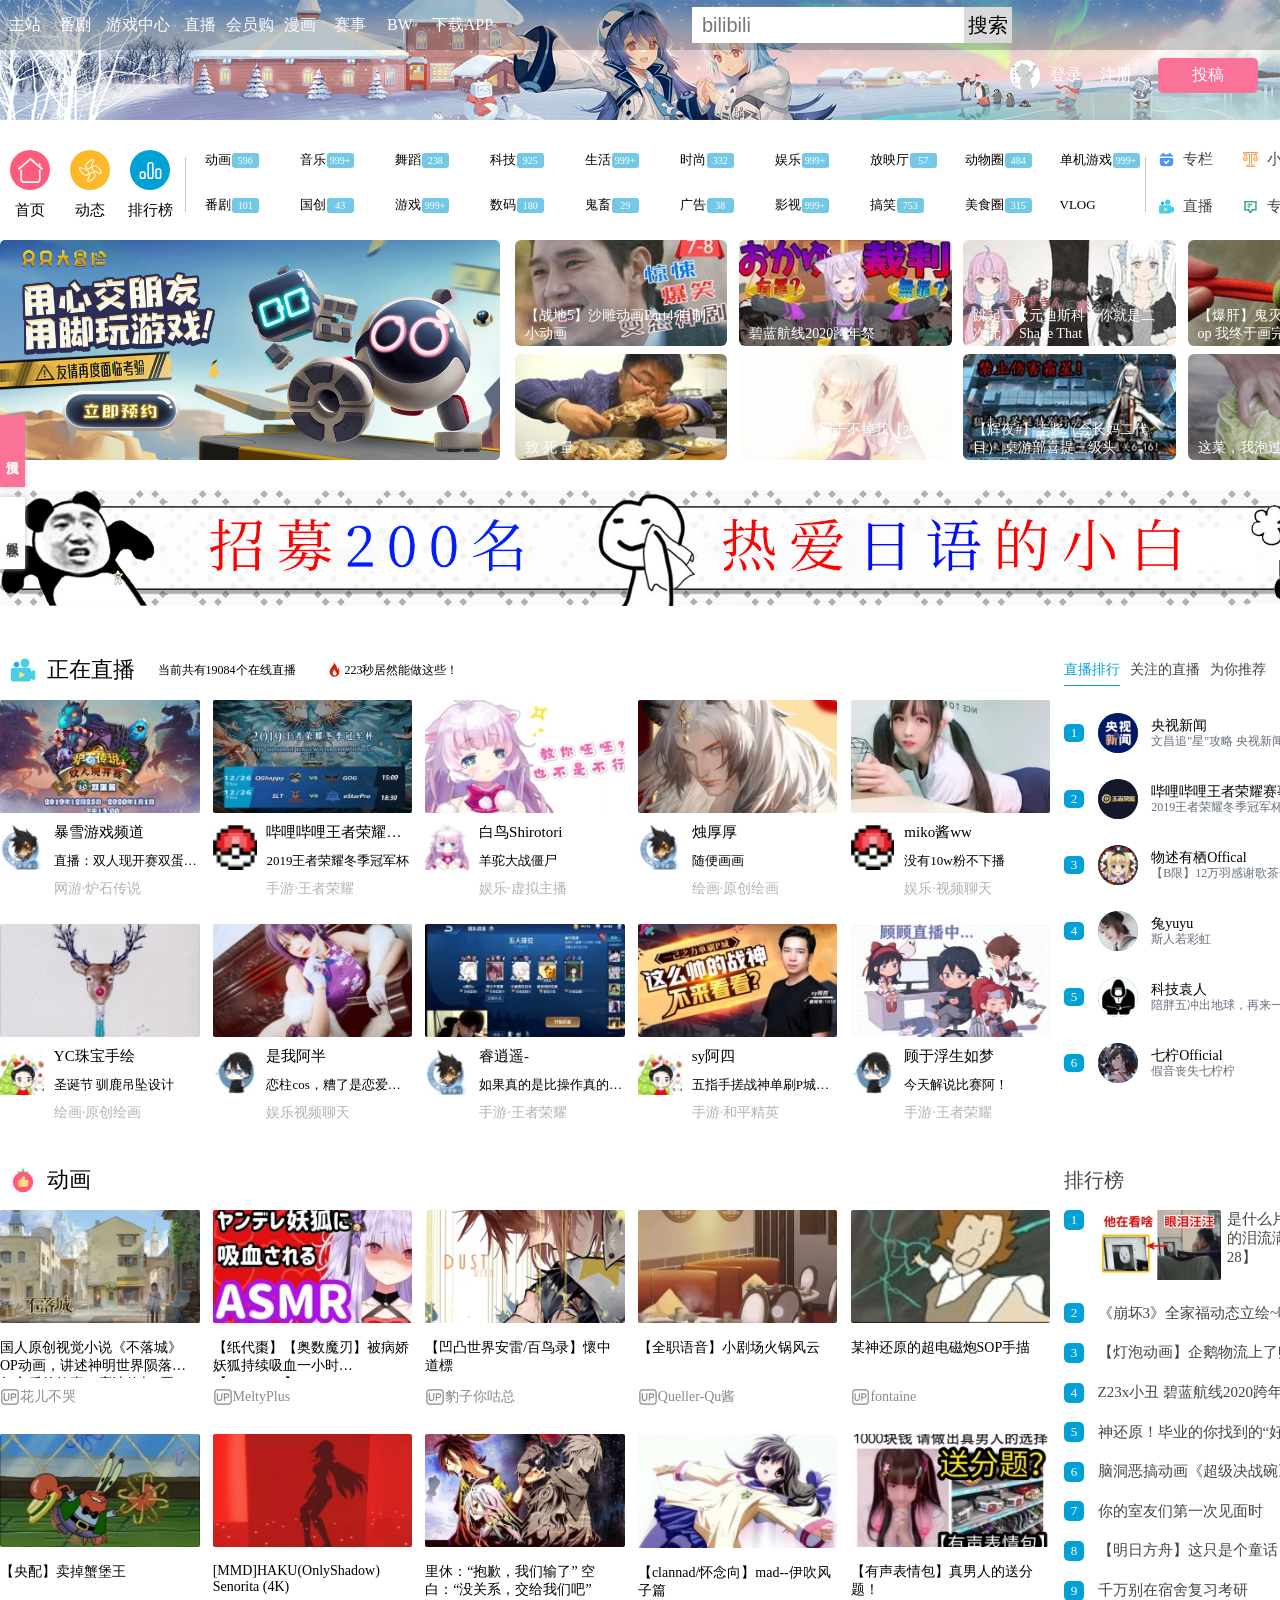
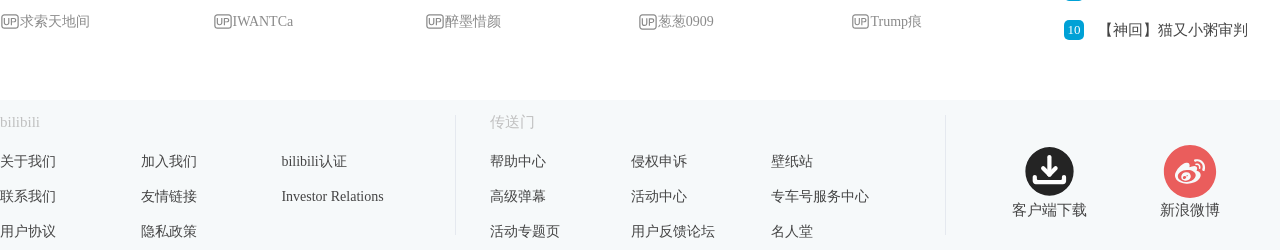
<file: index.html>
<!DOCTYPE html>
<html>

	<head>
		<meta charset="utf-8">
		<title>欢迎来到哔哩哔哩</title>
		<link rel="stylesheet" type="text/css" href="css/index.css" />
		<link rel="stylesheet" type="text/css" href="css/backtotop.css" />
	</head>

	<body>
		<div id="header">
			<div id="top">
				<ul>
					<li><a href="#">主站</a></li>
					<li><a href="#">番剧</a></li>
					<li><a href="#">游戏中心</a></li>
					<li><a href="#">直播</a></li>
					<li><a href="#">会员购</a></li>
					<li><a href="#">漫画</a></li>
					<li><a href="#">赛事</a></li>
					<li><a href="#">BW</a></li>
					<li><a href="#">下载APP</a></li>
				</ul>

				<div id="search">
					<form action="index.html" method="get">
						<input type="search" placeholder="bilibili"><button type="button">搜索</button>
					</form>
				</div>

				<div id="user">
					<span class="user_img"><a href="#"><img src="./image/头像.jpg"></a></span>
					<span><a href="#">登录</a></span>
					<span><a href="#">注册</a></span>
					<button type="submit">投稿</button>
				</div>
			</div>
			<img src="image/img.png" id="top-image">
		</div>
		<div id="nav">
			<div class="nav1">
				<a href="#">
					<div>
						<span class="shouye">首页</span>
					</div>
				</a>
				<a href="#">
					<div>
						<span class="dongtai">动态</span>
					</div>
				</a>
				<a href="#">
					<div>
						<span class="paihangbang">排行榜</span>
					</div>
				</a>
			</div>
			<div class="line"></div>
			<div class="nav2">
				<ul class="nav-center">

					<a href="#">
						<li>动画<span>596</span></li>
					</a>
					<a href="#">
						<li>音乐<span>999+</span></li>
					</a>
					<a href="#">
						<li>舞蹈<span>238</span></li>
					</a>
					<a href="#">
						<li>科技<span>925</span></li>
					</a>
					<a href="#">
						<li>生活<span>999+</span></li>
					</a>
					<a href="#">
						<li>时尚<span>332</span></li>
					</a>
					<a href="#">
						<li>娱乐<span>999+</span></li>
					</a>
					<a href="#">
						<li>放映厅<span>57</span></li>
					</a>
					<a href="#">
						<li>动物圈<span>484</span></li>
					</a>
					<a href="#">
						<li>单机游戏<span>999+</span></li>
					</a>
					<a href="#">
						<li>番剧<span>101</span></li>
					</a>
					<a href="module2.html">
						<li>国创<span>43</span></li>
					</a>
					<a href="#">
						<li>游戏<span>999+</span></li>
					</a>
					<a href="#">
						<li>数码<span>180</span></li>
					</a>
					<a href="#">
						<li>鬼畜<span>29</span></li>
					</a>
					<a href="#">
						<li>广告<span>38</span></li>
					</a>
					<a href="#">
						<li>影视<span>999+</span></li>
					</a>
					<a href="#">
						<li>搞笑<span>753</span></li>
					</a>
					<a href="#">
						<li>美食圈<span>315</span></li>
					</a>
					<a href="#">
						<li>VLOG<span></span></li>
					</a>
				</ul>
			</div>
			<div class="line"></div>
			<div class="nav3">
				<ul>
					<li><a href="module1.html"><span class="zhuanlan">专栏</span></a></li>
					<li><a href="#"><span class="xiaoheiwu">小黑屋</span></a></li>
					<li><a href="#"><span class="huodong">活动</span></a></li>
					<li><a href="#"><span class="zhibo">直播</span></a></li>
					<li><a href="#"><span class="zhuanti">专题</span></a></li>
					<li><a href="#"><span class="saishi">赛事</span></a></li>
				</ul>
			</div>
		</div>
		<div id="adv">
			<div id="lunbo">
				<ul id="banner">
					<li class="lunbo">
						<span>1</span>
						<img src="image/lunbo1.jpg">
					</li>
					<li class="lunbo">
						<span>2</span>
						<img src="image/lunbo2.jpg">
					</li>
					<li class="lunbo">
						<span>3</span>
						<img src="image/lunbo3.jpg">
					</li>
					<li class="lunbo">
						<span>4</span>
						<img src="image/lunbo4.jpg">
					</li>
					<li class="lunbo">
						<span>5</span>
						<img src="image/lunbo5.jpg">
					</li>
				</ul>
			</div>
			<div id="guanggao">
				<div class="smalladv1"><a href="">
						<div class="moveup">
							<div>【战地5】沙雕动画Part4-自制小动画</div>
							<div><span class="uplogo">如风一般飘过</span><span>35.3万播放</span></div>
						</div>
					</a>
				</div>
				<div class="smalladv2"><a href="">
						<div class="moveup">
							<div>碧蓝航线2020跨年祭</div>
							<div><span class="uplogo">言力华</span><span>24.7万播放</span></div>
						</div>
					</a>
				</div>
				<div class="smalladv3"><a href="">
						<div class="moveup">
							<div>跳起二次元迪斯科，你就是二次元！&nbsp;Shake That！</div>
							<div><span class="uplogo">SoulsTeam</span><span>21.6万播放</span></div>
						</div>
					</a>
				</div>
				<div class="smalladv4"><a href="">
						<div class="moveup">
							<div>【爆肝】鬼灭之刃&nbsp;铅笔手绘op&nbsp;我终于画完了！</div>
							<div><span class="uplogo">扯尾鸦</span><span>15.6万播放</span></div>
						</div>
					</a>
				</div>
				<div class="smalladv5"><a href="">
						<div class="moveup">
							<div>致&nbsp;死&nbsp;量</div>
							<div><span class="uplogo">海系魔法师</span><span>105.4万</span></div>
						</div>
					</a>
				</div>
				<div class="smalladv6"><a href="">
						<div class="moveup">
							<div>都说了他这回干不掉我【水无月菌】</div>
							<div><span class="uplogo">水无月菌</span><span>53.6万播放</span></div>
						</div>
					</a>
				</div>
				<div class="smalladv7"><a href="">
						<div class="moveup">
							<div>【辉夜#】圭酱（会长妈二代目）|桌游部喜提三级头</div>
							<div><span class="uplogo">快乐的小波子</span><span>1.7万播放</span></div>
						</div>
					</a>
				</div>
				<div class="smalladv8"><a href="">
						<div class="moveup">
							<div>这菜，我泡过！</div>
							<div><span class="uplogo">巫托邦</span>
								<span>23.7万播放</span>
							</div>
						</div>
					</a>
				</div>
			</div>
		</div>
		<div id="zhaomu">
			<a href="#"><img src="image/招募.jpg"></a>
		</div>
		<div class="bili-live">
			<div class="onlive">
				<div id="onlive-logo">
					<div>正在直播</div>
					<div>当前共有19084个在线直播</div>
					<div>223秒居然能做这些！</div>
				</div>
				<div class="video">
					<div>
						<a href="content1.html">
							<img src="./image/暴雪游戏频道.webp">
							<div class="biibiliuser">
								<p class="p1">暴雪游戏频道</p>
								<p class="p2">直播：双人现开赛双蛋篇-C组</p>
								<p class="p3">网游·炉石传说</p>
							</div>
						</a>
					</div>
					<div><a href="#"><img src="./image/王者荣耀赛事.webp">
							<div class="biibiliuser">
								<p class="p1">哔哩哔哩王者荣耀赛事</p>
								<p class="p2">2019王者荣耀冬季冠军杯</p>
								<p class="p3">手游·王者荣耀</p>
							</div>
						</a>
					</div>
					<div><a href="#"><img src="./image/白鸟.webp">
							<div class="biibiliuser">
								<p class="p1">白鸟Shirotori</p>
								<p class="p2">羊驼大战僵尸</p>
								<p class="p3">娱乐·虚拟主播</p>
							</div>
						</a>
					</div>
					<div><a href="#"><img src="./image/烛厚厚.webp">
							<div class="biibiliuser">
								<p class="p1">烛厚厚</p>
								<p class="p2">随便画画</p>
								<p class="p3">绘画·原创绘画</p>
							</div>
						</a>
					</div>
					<div><a href="#"><img src="./image/miko酱.webp">
							<div class="biibiliuser">
								<p class="p1">miko酱ww</p>
								<p class="p2">没有10w粉不下播</p>
								<p class="p3">娱乐·视频聊天</p>
							</div>
						</a>
					</div>
					<div><a href="#"><img src="./image/YC宝珠.webp">
							<div class="biibiliuser">
								<p class="p1">YC珠宝手绘</p>
								<p class="p2">圣诞节 驯鹿吊坠设计</p>
								<p class="p3">绘画·原创绘画</p>
							</div>
						</a>
					</div>
					<div><a href="#"><img src="./image/是我阿半.webp">
							<div class="biibiliuser">
								<p class="p1">是我阿半</p>
								<p class="p2">恋柱cos，糟了是恋爱的感觉</p>
								<p class="p3">娱乐视频聊天</p>
							</div>
						</a>
					</div>
					<div><a href="#"><img src="./image/睿逍遥.webp">
							<div class="biibiliuser">
								<p class="p1">睿逍遥-</p>
								<p class="p2">如果真的是比操作真的强你好几倍</p>
								<p class="p3">手游·王者荣耀</p>
							</div>
						</a>
					</div>
					<div><a href="#"><img src="./image/sy阿四.webp">
							<div class="biibiliuser">
								<p class="p1">sy阿四</p>
								<p class="p2">五指手搓战神单刷P城，不出城就女装</p>
								<p class="p3">手游·和平精英</p>
							</div>
						</a>
					</div>
					<div><a href="#"><img src="./image/顾宇浮生如梦.webp">
							<div class="biibiliuser">
								<p class="p1">顾于浮生如梦</p>
								<p class="p2">今天解说比赛阿！</p>
								<p class="p3">手游·王者荣耀</p>
							</div>
						</a>
					</div>
				</div>
			</div>
			<div class="live-rank">
				<div class="live-rank-top" id="live-on-live">
					<div class="live-rank-top-1">直播排行</div>
					<div class="live-rank-top-1">关注的直播</div>
					<div class="live-rank-top-1">为你推荐</div>
				</div>
				<div class="live-rank-bottom" id="tab-live-on-live">
					<div class="live-rank1">
						<a href="#">
							<div>1</div>
							<div><img src="image/rank1.webp"></div>
							<div>
								<p>央视新闻</p>
								<p>文昌追"星"攻略&nbsp;央视新闻陪你看</p>
							</div>
							<div>285.4万</div>
						</a>
						<a href="#">
							<div>2</div>
							<div><img src="image/rank2.webp"></div>
							<div>
								<p>哔哩哔哩王者荣耀赛事</p>
								<p>2019王者荣耀冬季冠军杯</p>
							</div>
							<div>69.2万</div>
						</a>
						<a href="#">
							<div>3</div>
							<div><img src="image/rank3.webp"></div>
							<div>
								<p>物述有栖Offical</p>
								<p>【B限】12万羽感谢歌茶会</p>
							</div>
							<div>48.9万</div>
						</a>
						<a href="#">
							<div>4</div>
							<div><img src="image/rank4.webp"></div>
							<div>
								<p>兔yuyu</p>
								<p>斯人若彩虹</p>
							</div>
							<div>38.9万</div>
						</a>
						<a href="#">
							<div>5</div>
							<div><img src="image/rank5.webp"></div>
							<div>
								<p>科技袁人</p>
								<p>陪胖五冲出地球，再来一次！</p>
							</div>
							<div>36.7万</div>
						</a>
						<a href="#">
							<div>6</div>
							<div><img src="image/rank6.webp"></div>
							<div>
								<p>七柠Official</p>
								<p>假音丧失七柠柠</p>
							</div>
							<div>35.3万</div>
						</a>
					</div>
					<div class="live-rank1">
						<div>没有数据(-_-#)</div>
					</div>
					<div class="live-rank1">
						<div>你还没登录，请登录</div>
					</div>
				</div>
			</div>
		</div>
		<div class="bili-live">
			<div class="onlive">
				<div id="animation-logo">
					<div>动画</div>
				</div>
				<div class="video">
					<div><a href="#"><img src="./image/animation1.webp"></a>
						<a href="#"><p class="div-p1">国人原创视觉小说《不落城》OP动画，讲述神明世界陨落千年之后的故事，魔法使与"恶魔"的斗争</p></a>
						<a href="#"><p class="div-p2">花儿不哭</p></a>
					</div>
					<div><a href="#"><img src="./image/animation2.webp"></a>
						<a href="#"><p class="div-p1">【纸代棗】【奥数魔刃】被病娇妖狐持续吸血一小时【MeltyPlus】</p></a>
						<a href="#"><p class="div-p2">MeltyPlus</p></a>
					</div>
					<div><a href="#"><img src="./image/animation3.webp"></a>
						<a href="#"><p class="div-p1">【凹凸世界安雷/百鸟录】懷中道標</p></a>
						<a href="#"><p class="div-p2">豹子你咕总</p></a>
					</div>
					<div><a href="#"><img src="./image/animation4.webp"></a>
						<a href="#"><p class="div-p1">【全职语音】小剧场火锅风云</p></a>
						<a href="#"><p class="div-p2">Queller-Qu酱</p></a>
					</div>
					<div><a href="#"><img src="./image/animation5.webp"></a>
						<a href="#"><p class="div-p1">某神还原的超电磁炮SOP手描</p></a>
						<a href="#"><p class="div-p2">fontaine</p></a>
					</div>
					<div><a href="#"><img src="./image/animation6.webp"></a>
						<a href="#"><p class="div-p1">【央配】卖掉蟹堡王</p></a>
						<a href="#"><p class="div-p2">求索天地间</p></a>
					</div>
					<div><a href="#"><img src="./image/animation7.webp"></a>
						<a href="#"><p class="div-p1">[MMD]HAKU(OnlyShadow) Senorita (4K)</p></a>
						<a href="#"><p class="div-p2">IWANTCa</p></a>
					</div>
					<div><a href="#"><img src="./image/animation8.webp"></a>
						<a href="#"><p class="div-p1">里休：“抱歉，我们输了” 空白：“没关系，交给我们吧”</p></a>
						<a href="#"><p class="div-p2">醉墨惜颜</p></a>
					</div>
					<div><a href="#"><img src="./image/animation9.webp"></a>
						<a href="#"><p class="div-p1">【clannad/怀念向】mad--伊吹风子篇</p></a>
						<a href="#"><p class="div-p2">葱葱0909</p></a>
					</div>
					<div><a href="#"><img src="./image/animation10.webp"></a>
						<a href="#"><p class="div-p1">【有声表情包】真男人的送分题！</p></a>
						<a href="#"><p class="div-p2">Trump痕</p></a>
					</div>
				</div>
			</div>
			<div class="live-rank">
				<div class="live-rank-top">
					<p>排行榜</p>
				</div>
				<div class="live-rank-bottom">
					<div class="rank-list"><span>1</span><span><a href="#"><img src="image/ranktop.webp">是什么片让图书馆大爷看的泪流满面【阅片无数28】</a></span>
					</div>
					<div class="rank-list"><span>2</span><span><a href="#">《崩坏3》全家福动态立绘~哎？舰长你也出镜啦？大家看镜头！三二一 茄子~</a></span></div>
					<div class="rank-list"><span>3</span><span><a href="#">【灯泡动画】企鹅物流上了贼船！她们能否脱身？</a></span></div>
					<div class="rank-list"><span>4</span><span><a href="#">Z23x小丑 碧蓝航线2020跨年巨作</a></span></div>
					<div class="rank-list"><span>5</span><span><a href="#">神还原！毕业的你找到的“好工作”</a></span></div>
					<div class="rank-list"><span>6</span><span><a href="#">脑洞恶搞动画《超级决战碗》一秒一个电影梗，与终极反派的终极对决！</a></span></div>
					<div class="rank-list"><span>7</span><span><a href="#">你的室友们第一次见面时</a></span></div>
					<div class="rank-list"><span>8</span><span><a href="#">【明日方舟】这只是个童话</a></span></div>
					<div class="rank-list"><span>9</span><span><a href="#">千万别在宿舍复习考研</a></span></div>
					<div class="rank-list"><span>10</span><span><a href="#">【神回】猫又小粥审判</a></span></div>
				</div>
			</div>
		</div>
		<div id="footer">
			<div id="footer-container">
				<div class="list-item">
					<div class="about">
						bilibili
					</div>
					<div class="after-about">
						<ul>
							<a href="#">
								<ol>关于我们</ol>
							</a>
							<a href="#">
								<ol>联系我们</ol>
							</a>
							<a href="#">
								<ol>用户协议</ol>
							</a>
						</ul>
						<ul>
							<a href="#">
								<ol>加入我们</ol>
							</a>
							<a href="#">
								<ol>友情链接</ol>
							</a>
							<a href="#">
								<ol>隐私政策</ol>
							</a>
						</ul>
						<ul>
							<a href="#">
								<ol>bilibili认证</ol>
							</a>
							<a href="#">
								<ol>Investor Relations</ol>
							</a>
						</ul>
					</div>
				</div>
				<div class="line-1"></div>
				<div class="list-item">
					<div class="about">
						传送门
					</div>
					<div class="after-about">
						<ul>
							<a href="#">
								<ol>帮助中心</ol>
							</a>
							<a href="#">
								<ol>高级弹幕</ol>
							</a>
							<a href="#">
								<ol>活动专题页</ol>
							</a>
						</ul>
						<ul>
							<a href="#">
								<ol>侵权申诉</ol>
							</a>
							<a href="#">
								<ol>活动中心</ol>
							</a>
							<a href="#">
								<ol>用户反馈论坛</ol>
							</a>
						</ul>
						<ul>
							<a href="#">
								<ol>壁纸站</ol>
							</a>
							<a href="#">
								<ol>专车号服务中心</ol>
							</a>
							<a href="#">
								<ol>名人堂</ol>
							</a>
						</ul>
					</div>
				</div>
				<div class="line-1"></div>
				<div class="list-item">
					<div class="about">
					</div>
					<div class="after-about">
						<a href="#">
							<div><img src="./image/下载.svg"><span>客户端下载</span></div>
						</a>
						<a href="#">
							<div><img src="image/微博.svg"><span>新浪微博</span></div>
						</a>
						<a href="#">
							<div><img src="image/微信.svg"><span>官方微信</span></div>
						</a>
					</div>
				</div>
			</div>
		</div>
		<div id="backtotop">
			<a href="javascript:;">
				<img src="content_image/返回顶部.svg">
			</a>
		</div>
		<div id="feedback">
			<a href=""><div>试用反馈</div></a>
			<a href=""><div>联系客服</div></a>
		</div>
		<script src="js/backtotop.js" type="text/javascript" charset="utf-8"></script>
		<script src="js/lunbo.js" type="text/javascript" charset="utf-8"></script>
		<script src="js/tab.js" type="text/javascript" charset="utf-8"></script>
	</body>

</html>
</file>
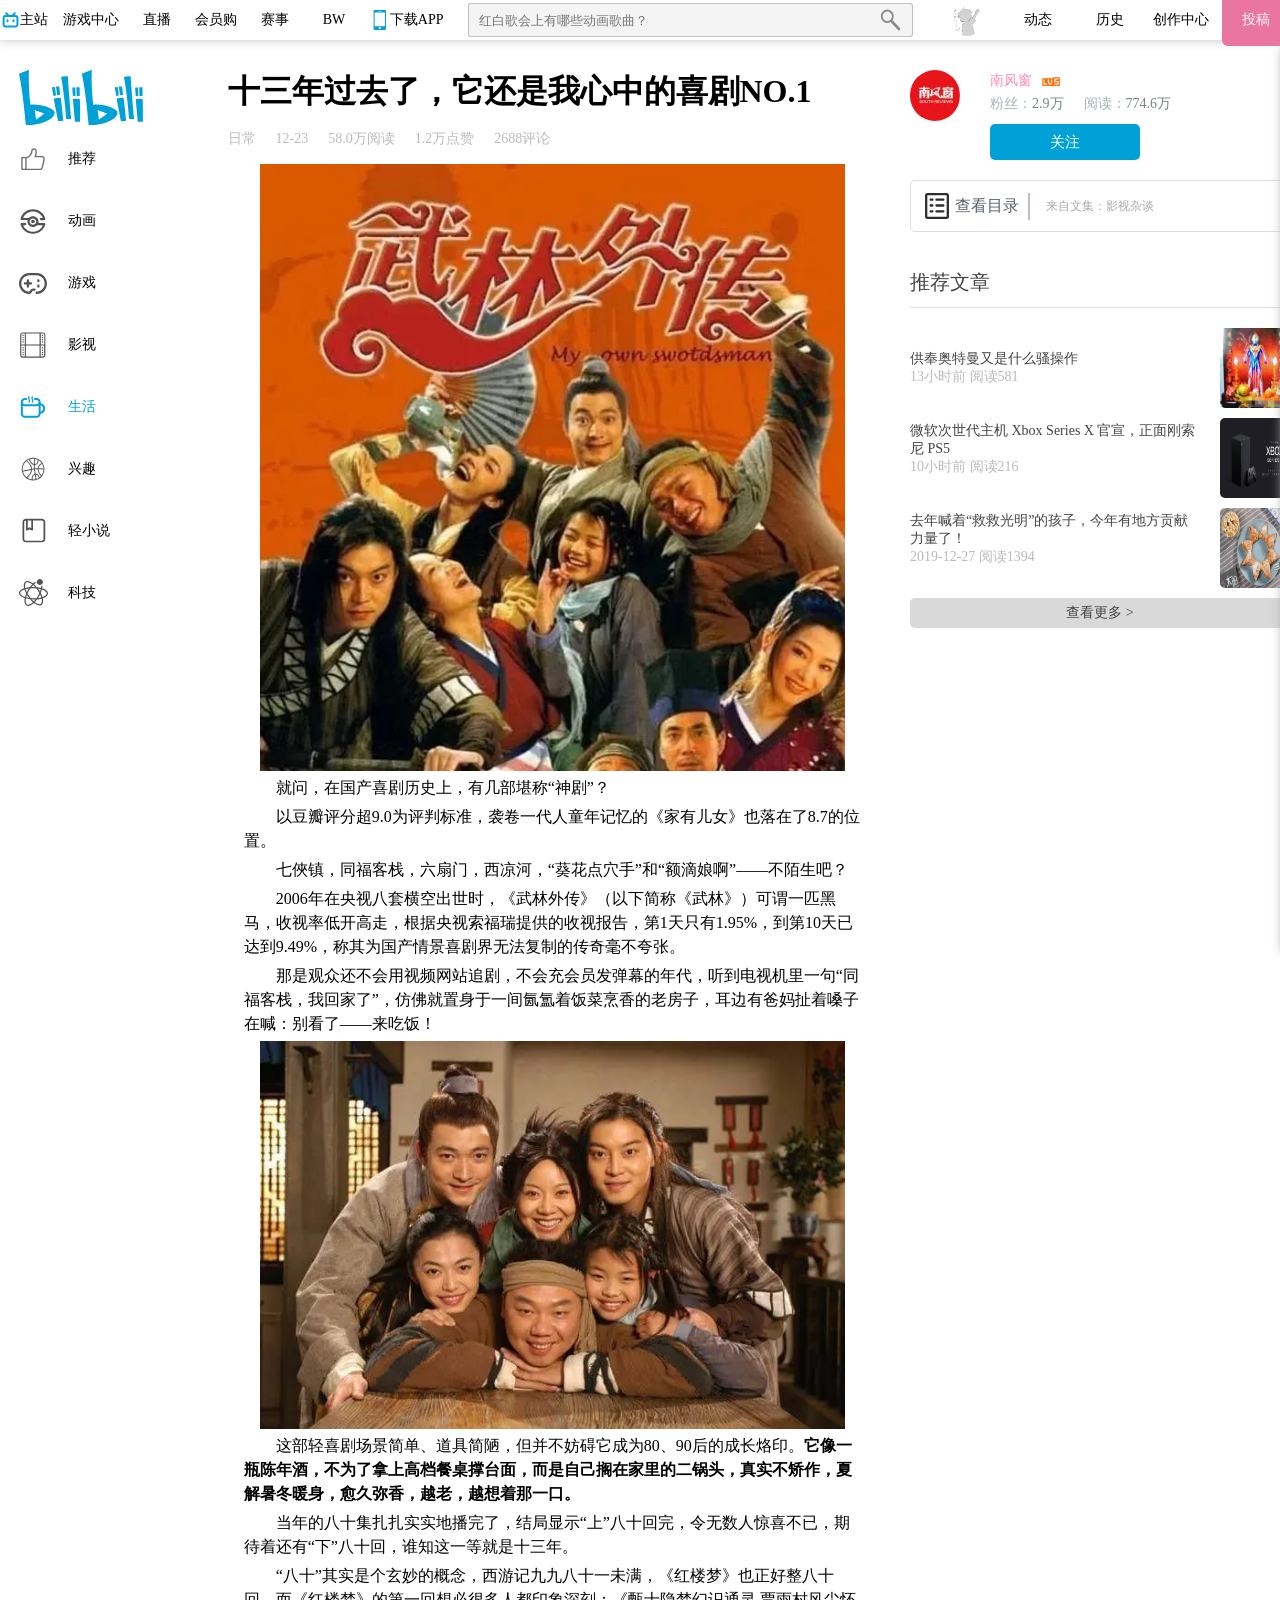
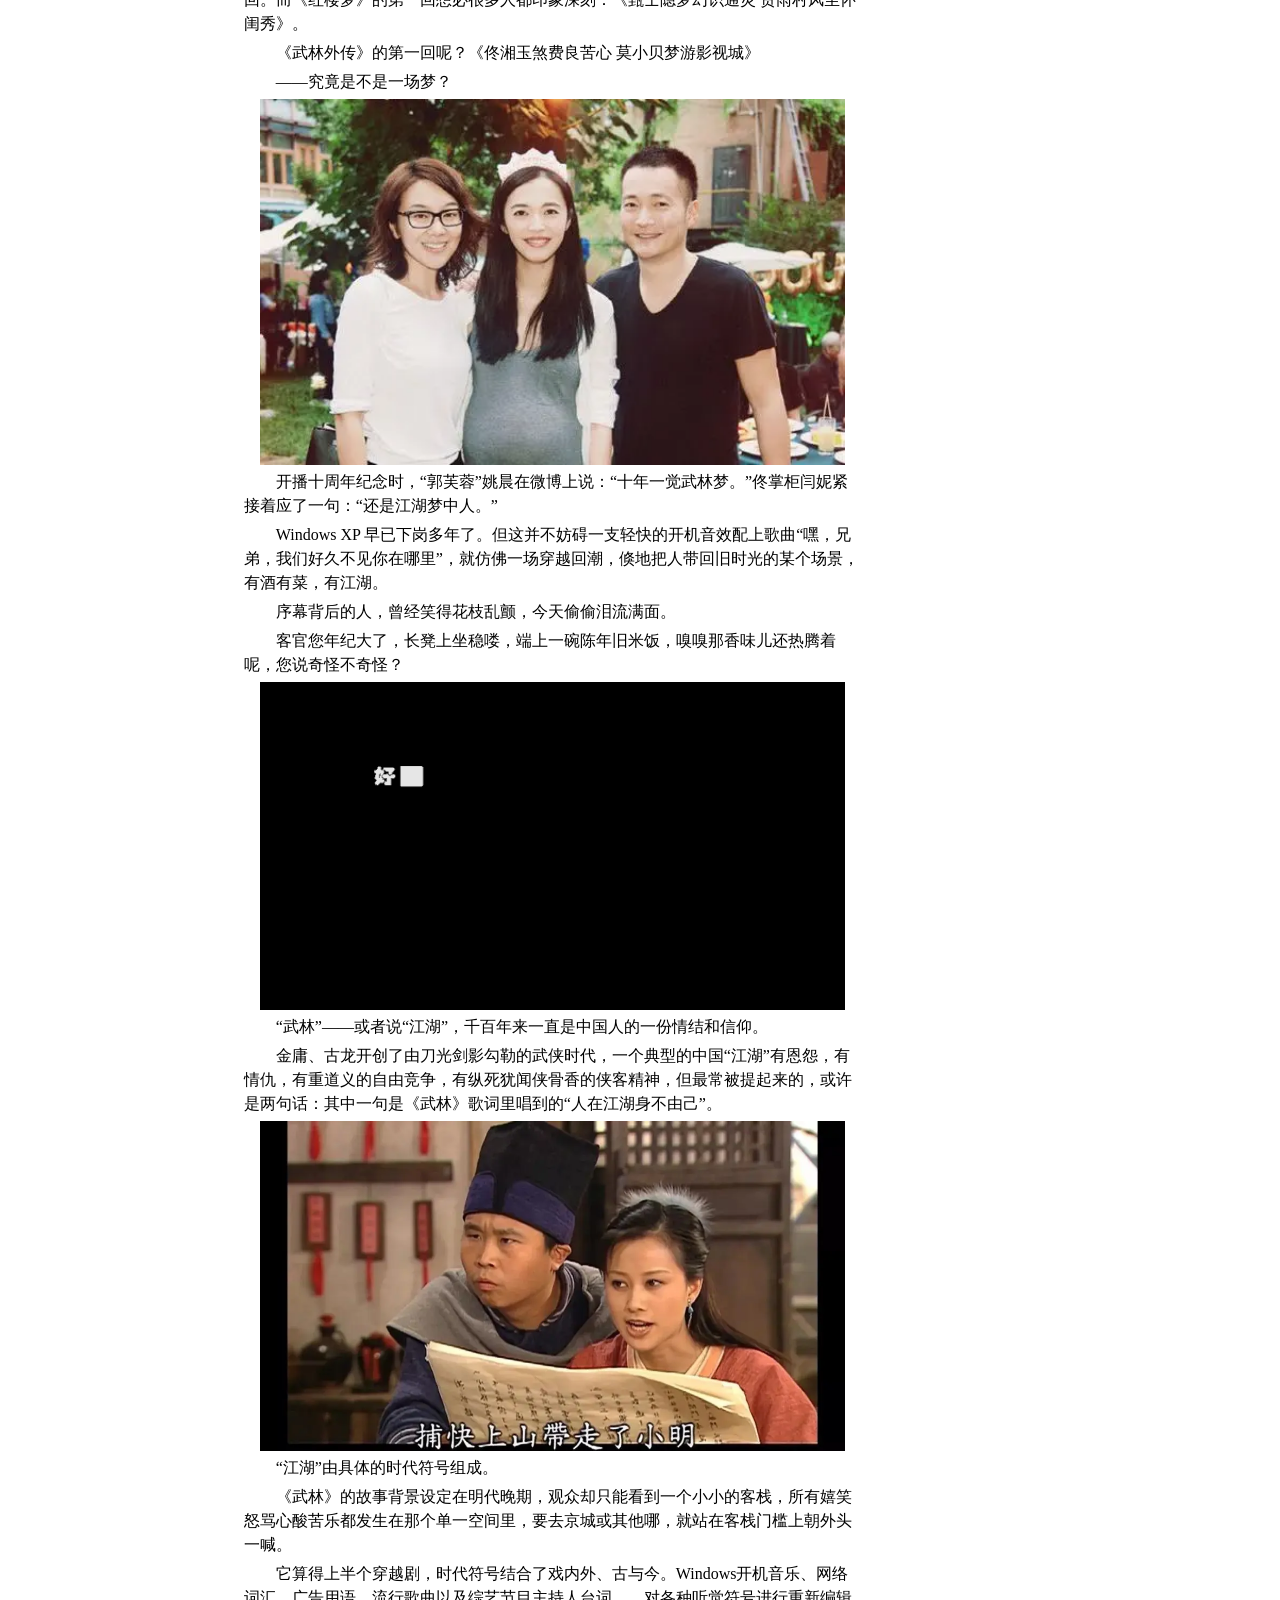
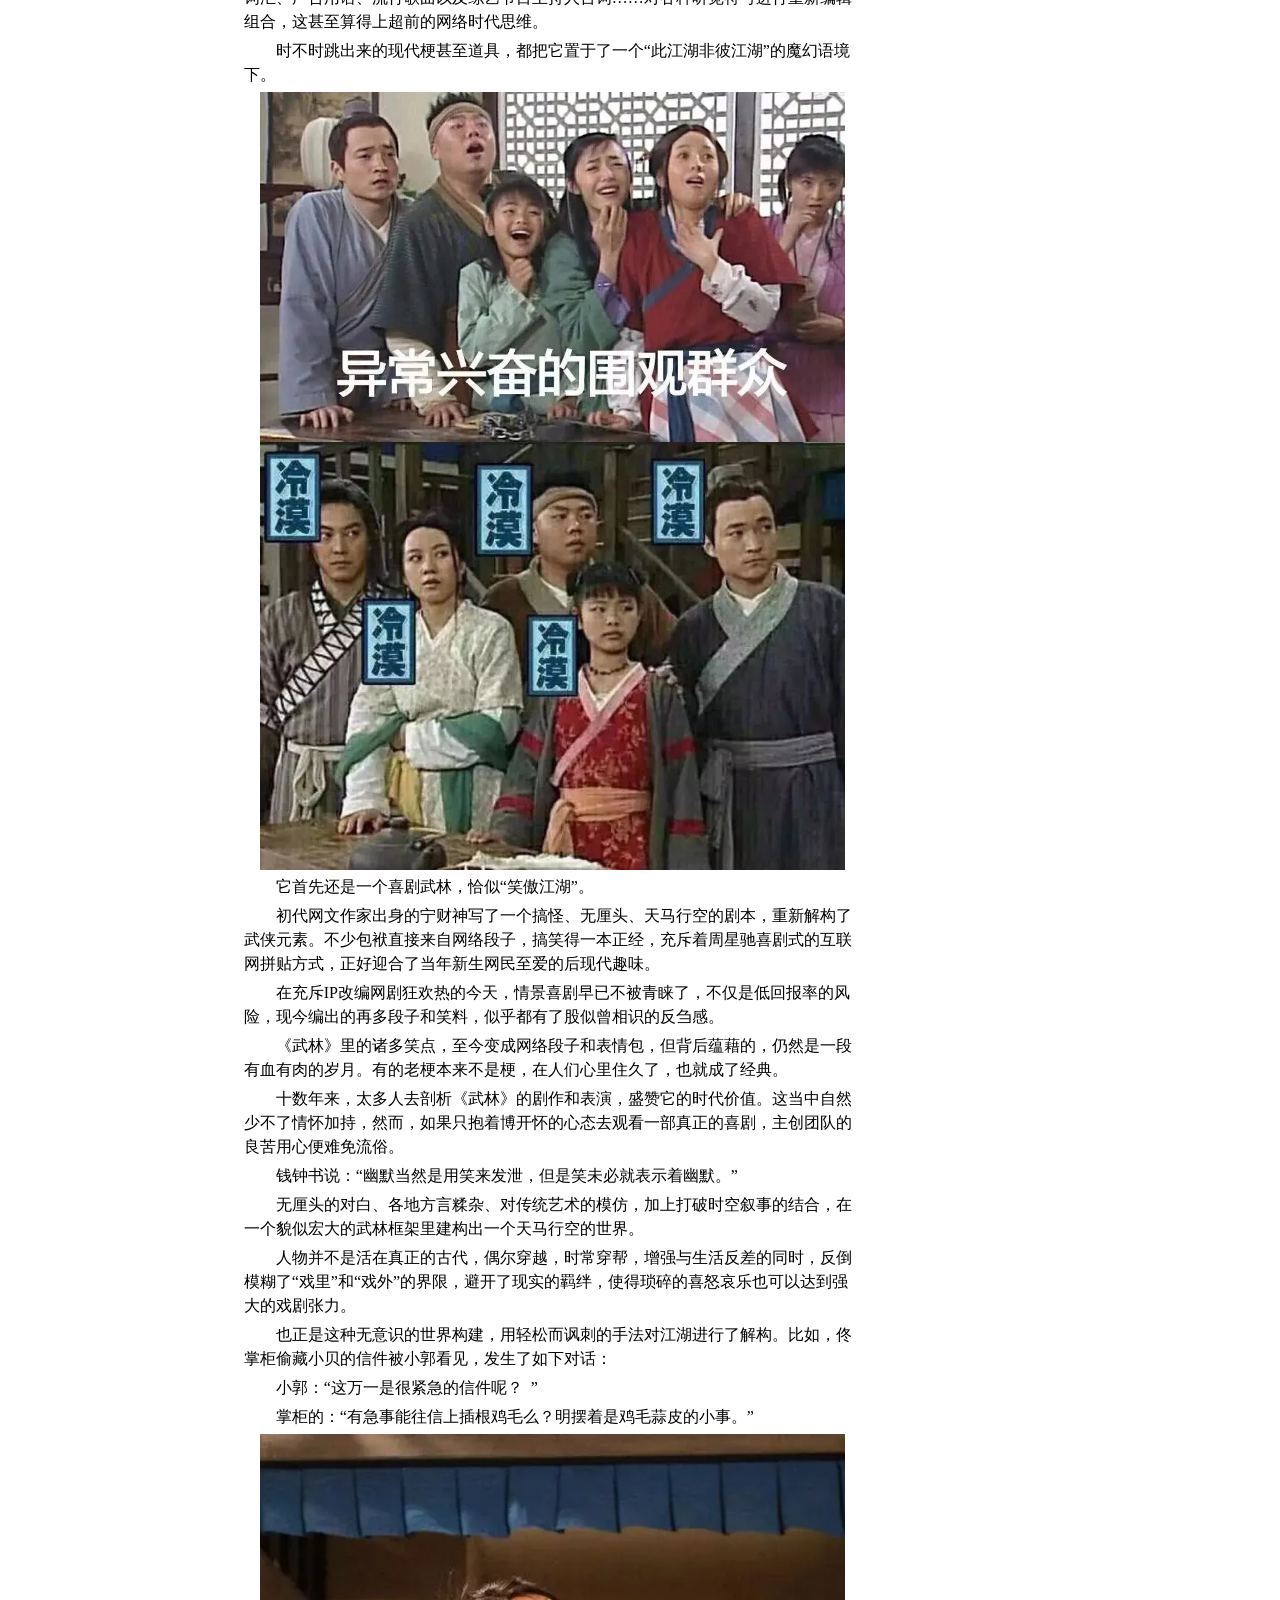
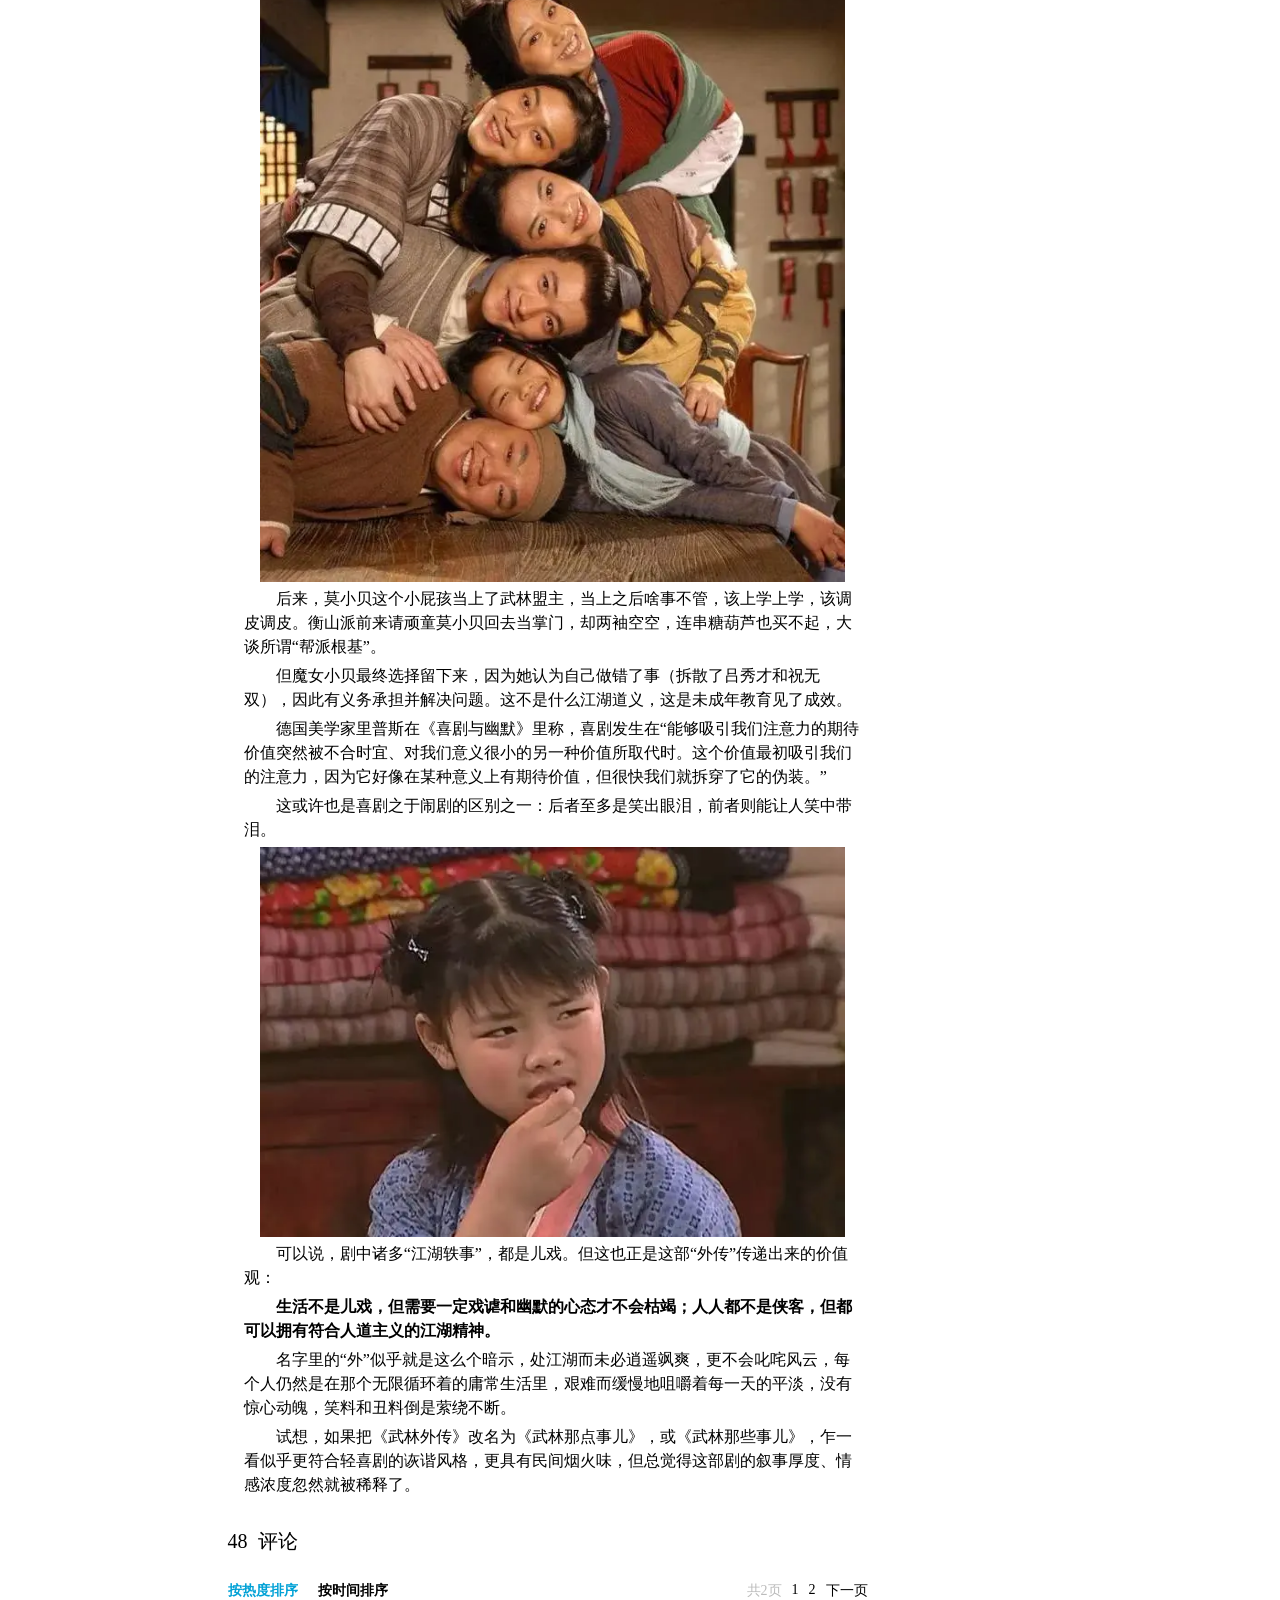
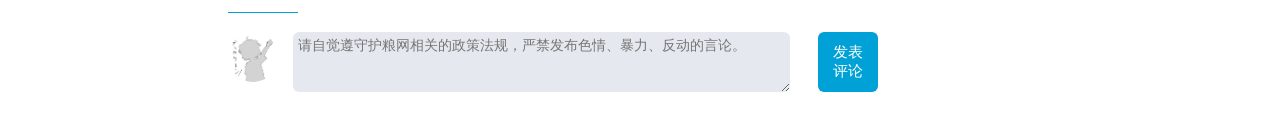
<file: content2.html>
<!DOCTYPE html>
<html>
	<head>
		<meta charset="utf-8">
		<title>十三年过去了，它还是我心中的喜剧NO.1</title>
		<link rel="stylesheet" type="text/css" href="css/content2.css" />
	</head>
	<body>
		<div id="top">
			<div id="nav">
				<div class="nav1">
					<ul>
						<li><a href="index.html"><img src="image/bilibili-fill.svg" class="bilibili">主站</a></li>
						<li><a href="#">游戏中心</a></li>
						<li><a href="#">直播</a></li>
						<li><a href="#">会员购</a></li>
						<li><a href="#">赛事</a></li>
						<li><a href="#">BW</a></li>
						<li><a href="#"><img src="image/手机.svg" class="app">下载APP</a></li>
					</ul>
				</div>
				<form class="nav2" action="module1.html" method="post">
					<input type="text" value="" id="nav2-input" placeholder="红白歌会上有哪些动画歌曲？"/>
					<a href=""><img src="image/搜索.svg"></a>
				</form>
				<div class="nav3">
					<a href="#"><img src="./image/头像.jpg"></a>
					<a href="#">动态</a>
					<a href="#">历史</a>
					<a href="#">创作中心</a>
					<a href="#" class="tougao">
						投稿
					</a>
				</div>
			</div>
		</div>
		<div id="main">
			<div id="zhuanlan">
				<ul>
					<li><a href="#"><img src="./image/BILIBILI_LOGO.svg"></a></li>
					<li><a href="module1.html"><img src="./content_image/推荐-产品详情%20(2).svg"><span>推荐</span></a></li>
					<li><a href="#"><img src="./image/精灵球.svg"><span>动画</span></a></li>
					<li><a href="#"><img src="./image/游戏.svg"><span>游戏</span></a></li>
					<li><a href="#"><img src="./image/影视.svg"><span>影视</span></a></li>
					<li><a href="#"><img src="./content_image/生活%20(1).svg"><span>生活</span></a></li>
					<li><a href="#"><img src="./image/兴趣爱好.svg"><span>兴趣</span></a></li>
					<li><a href="#"><img src="./image/读小说.svg"><span>轻小说</span></a></li>
					<li><a href="#"><img src="./image/科技.svg"><span>科技</span></a></li>
				</ul>
				<!-- <div></div> -->
			</div>
			<div id="main-section">
				<h1>十三年过去了，它还是我心中的喜剧NO.1</h1>
				<div id="main-message">
					<a href="#">日常</a>
					<span>12-23</span>
					<span>58.0万阅读</span>
					<span>1.2万点赞</span>
					<span>2688评论</span>
				</div>
				<div id="arctile">
					<img src="content_image/content1.webp">
					<p>就问，在国产喜剧历史上，有几部堪称“神剧”？</p>
					<p>以豆瓣评分超9.0为评判标准，袭卷一代人童年记忆的《家有儿女》也落在了8.7的位置。</p>
					<p>七俠镇，同福客栈，六扇门，西凉河，“葵花点穴手”和“额滴娘啊”——不陌生吧？</p>
					<p>2006年在央视八套横空出世时，《武林外传》（以下简称《武林》）可谓一匹黑马，收视率低开高走，根据央视索福瑞提供的收视报告，第1天只有1.95%，到第10天已达到9.49%，称其为国产情景喜剧界无法复制的传奇毫不夸张。</p>
					<p>那是观众还不会用视频网站追剧，不会充会员发弹幕的年代，听到电视机里一句“同福客栈，我回家了”，仿佛就置身于一间氤氲着饭菜烹香的老房子，耳边有爸妈扯着嗓子在喊：别看了——来吃饭！</p>
					<img src="content_image/content2.webp">
					<p>这部轻喜剧场景简单、道具简陋，但并不妨碍它成为80、90后的成长烙印。<strong>它像一瓶陈年酒，不为了拿上高档餐桌撑台面，而是自己搁在家里的二锅头，真实不矫作，夏解暑冬暖身，愈久弥香，越老，越想着那一口。</strong></p>
					<p>当年的八十集扎扎实实地播完了，结局显示“上”八十回完，令无数人惊喜不已，期待着还有“下”八十回，谁知这一等就是十三年。</p>
					<p>“八十”其实是个玄妙的概念，西游记九九八十一未满，《红楼梦》也正好整八十回。而《红楼梦》的第一回想必很多人都印象深刻：《甄士隐梦幻识通灵 贾雨村风尘怀闺秀》。</p>
					<p>《武林外传》的第一回呢？《佟湘玉煞费良苦心 莫小贝梦游影视城》</p>
					<p>——究竟是不是一场梦？</p>
					<img src="content_image/content3.webp">
					<p>开播十周年纪念时，“郭芙蓉”姚晨在微博上说：“十年一觉武林梦。”佟掌柜闫妮紧接着应了一句：“还是江湖梦中人。”</p>
					<p>Windows XP 早已下岗多年了。但这并不妨碍一支轻快的开机音效配上歌曲“嘿，兄弟，我们好久不见你在哪里”，就仿佛一场穿越回潮，倏地把人带回旧时光的某个场景，有酒有菜，有江湖。</p>
					<p>序幕背后的人，曾经笑得花枝乱颤，今天偷偷泪流满面。</p>
					<p>客官您年纪大了，长凳上坐稳喽，端上一碗陈年旧米饭，嗅嗅那香味儿还热腾着呢，您说奇怪不奇怪？</p>
					<img src="content_image/content4.gif">
					<p>“武林”——或者说“江湖”，千百年来一直是中国人的一份情结和信仰。</p>
					<p>金庸、古龙开创了由刀光剑影勾勒的武侠时代，一个典型的中国“江湖”有恩怨，有情仇，有重道义的自由竞争，有纵死犹闻侠骨香的侠客精神，但最常被提起来的，或许是两句话：其中一句是《武林》歌词里唱到的“人在江湖身不由己”。</p>
					<img src="content_image/content5.webp">
					<p>“江湖”由具体的时代符号组成。</p>
					<p>《武林》的故事背景设定在明代晚期，观众却只能看到一个小小的客栈，所有嬉笑怒骂心酸苦乐都发生在那个单一空间里，要去京城或其他哪，就站在客栈门槛上朝外头一喊。</p>
					<p>它算得上半个穿越剧，时代符号结合了戏内外、古与今。Windows开机音乐、网络词汇、广告用语、流行歌曲以及综艺节目主持人台词……对各种听觉符号进行重新编辑组合，这甚至算得上超前的网络时代思维。</p>
					<p>时不时跳出来的现代梗甚至道具，都把它置于了一个“此江湖非彼江湖”的魔幻语境下。</p>
					<img src="content_image/content6.webp">
					<img src="content_image/content7.webp">
					<p>它首先还是一个喜剧武林，恰似“笑傲江湖”。</p>
					<p>初代网文作家出身的宁财神写了一个搞怪、无厘头、天马行空的剧本，重新解构了武侠元素。不少包袱直接来自网络段子，搞笑得一本正经，充斥着周星驰喜剧式的互联网拼贴方式，正好迎合了当年新生网民至爱的后现代趣味。</p>
					<p>在充斥IP改编网剧狂欢热的今天，情景喜剧早已不被青睐了，不仅是低回报率的风险，现今编出的再多段子和笑料，似乎都有了股似曾相识的反刍感。</p>
					<p>《武林》里的诸多笑点，至今变成网络段子和表情包，但背后蕴藉的，仍然是一段有血有肉的岁月。有的老梗本来不是梗，在人们心里住久了，也就成了经典。</p>
					<p>十数年来，太多人去剖析《武林》的剧作和表演，盛赞它的时代价值。这当中自然少不了情怀加持，然而，如果只抱着博开怀的心态去观看一部真正的喜剧，主创团队的良苦用心便难免流俗。</p>
					<p>钱钟书说：“幽默当然是用笑来发泄，但是笑未必就表示着幽默。”</p>
					<p>无厘头的对白、各地方言糅杂、对传统艺术的模仿，加上打破时空叙事的结合，在一个貌似宏大的武林框架里建构出一个天马行空的世界。</p>
					<p>人物并不是活在真正的古代，偶尔穿越，时常穿帮，增强与生活反差的同时，反倒模糊了“戏里”和“戏外”的界限，避开了现实的羁绊，使得琐碎的喜怒哀乐也可以达到强大的戏剧张力。</p>
					<p>也正是这种无意识的世界构建，用轻松而讽刺的手法对江湖进行了解构。比如，佟掌柜偷藏小贝的信件被小郭看见，发生了如下对话：</p>
					<p>小郭：“这万一是很紧急的信件呢？ ”</p>
					<p>掌柜的：“有急事能往信上插根鸡毛么？明摆着是鸡毛蒜皮的小事。”</p>
					<img src="content_image/content8.webp">
					<p>后来，莫小贝这个小屁孩当上了武林盟主，当上之后啥事不管，该上学上学，该调皮调皮。衡山派前来请顽童莫小贝回去当掌门，却两袖空空，连串糖葫芦也买不起，大谈所谓“帮派根基”。</p>
					<p>但魔女小贝最终选择留下来，因为她认为自己做错了事（拆散了吕秀才和祝无双），因此有义务承担并解决问题。这不是什么江湖道义，这是未成年教育见了成效。</p>
					<p>德国美学家里普斯在《喜剧与幽默》里称，喜剧发生在“能够吸引我们注意力的期待价值突然被不合时宜、对我们意义很小的另一种价值所取代时。这个价值最初吸引我们的注意力，因为它好像在某种意义上有期待价值，但很快我们就拆穿了它的伪装。”</p>
					<p>这或许也是喜剧之于闹剧的区别之一：后者至多是笑出眼泪，前者则能让人笑中带泪。</p>
					<img src="content_image/content9.webp">
					<p>可以说，剧中诸多“江湖轶事”，都是儿戏。但这也正是这部“外传”传递出来的价值观：</p>
					<p><strong>生活不是儿戏，但需要一定戏谑和幽默的心态才不会枯竭；</strong><strong>人人都不是侠客，但都可以拥有符合人道主义的江湖精神。</strong></p>
					<p>名字里的“外”似乎就是这么个暗示，处江湖而未必逍遥飒爽，更不会叱咤风云，每个人仍然是在那个无限循环着的庸常生活里，艰难而缓慢地咀嚼着每一天的平淡，没有惊心动魄，笑料和丑料倒是萦绕不断。</p>
					<p>试想，如果把《武林外传》改名为《武林那点事儿》，或《武林那些事儿》，乍一看似乎更符合轻喜剧的诙谐风格，更具有民间烟火味，但总觉得这部剧的叙事厚度、情感浓度忽然就被稀释了。</p>
				</div>
				<div id="comments">
					48&nbsp;&nbsp;评论
				</div>
				<div id="comment-rank">
					<a href="#">按热度排序</a>
					<a href="#">按时间排序</a>
					<a href="#">下一页</a>
					<a href="#">2</a>
					<a href="#">1</a>
					<span>共2页</span>
				</div>
				<div id="show-comment">
					<ul>
						<li>
							<img src="image/头像.jpg" class="user-image">
							<div id="user-comment">
								<div class="center">
									<textarea rows="" cols="" placeholder="请自觉遵守护粮网相关的政策法规，严禁发布色情、暴力、反动的言论。"></textarea>
								</div>
								<div class="right">
									<button type="button"><span>发表</span><span>评论</span></button>
								</div>
							</div>
						</li>
					</ul>
				</div>
			</div>
			<div id="aside">
				<div id="tougaoren">
					<div class="img">
						<img src="content_image/南风窗.webp" class="user-image">
					</div>

					<div id="tougaoren-message">
						<div>
							<div class="tougaoren-info"><a href="#">南风窗</a><img src="content_image/lv5.png"></div>
							<div class="tougaoren-info"><span class="info1">粉丝：</span><span class="info2">2.9万</span><span class="info1">阅读：</span><span
								 class="info2">774.6万</span></div>
						</div>
						<button type="button">关注</button>
					</div>
				</div>

				<div id="menu">
					<div class="menu_first">查看目录</div>
					<div></div>
					<div>来自文集：影视杂谈</div>
				</div>
				
				<div class="tuijian">
					推荐文章
				</div>
				<div class="wenzhang">
					<ul class="about">
						<li><a href="#"><div><span>供奉奥特曼又是什么骚操作</span><span>13小时前&nbsp;阅读581</span></div><img src="image/aoteman.webp" ></a></li>
						<li><a href="#"><div><span>微软次世代主机 Xbox Series X 官宣，正面刚索尼 PS5</span><span>10小时前&nbsp;阅读216</span></div><img src="image/XBOX.webp" ></a></li>
						<li><a href="#"><div><span>去年喊着“救救光明”的孩子，今年有地方贡献力量了！</span><span>2019-12-27&nbsp;阅读1394</span></div><img src="image/dadan.webp" ></a></li>
						<li><a href="module1.html">查看更多&nbsp;></a></li>
					</ul>
				</div>
			</div>
			<div class="flexd"></div>
			<div id="sidebar" class="">
				<div class="sidebar1">目录</div>
				<div class="sidebar2">来自文集《影视杂谈》 </div>
				<div class="sidebar3">
					<ul>
						<li><a href="#">含着“土汤匙”出生，该如何实现阶层跨越？</a></li>
						<li><a href="#">周杰伦大战蔡徐坤，天下苦流量明星久矣</a></li>
						<li><a href="#">哪吒火了，但国漫崛起了吗？</a></li>
						<li><a href="#">你爸妈谈恋爱时听的是他的歌吗？</a></li>
						<li><a href="#">那些年我们追过的日剧</a></li>
						<li><a href="content2.html">十三年过去了，它还是我心中的喜剧NO.1</a></li>
						<li><a href="#">《流浪地球》票房已破41亿！我们能一直保持理性吗？</a></li>
						<li><a href="#">面子遮羞下的家庭，“都挺好”</a></li>
						<li><a href="#">《地久天长》：这不是电影，这就是我们的生活</a></li>
						<li><a href="#">如果活在今天，小恶魔是最完美的政治家吗？</a></li>
						<li><a href="#">双面MJ</a></li>
						<li><a href="#">漫威默示录：呼唤新神</a></li>
						<li><a href="#">一个让小编想不出标题的女演员</a></li>
						<li><a href="#">奥斯卡最佳影片，不出所料，还是“政治正确”</a></li>
						<li><a href="#">邓超，拍电影真不行</a></li>
						<li><a href="#">你爸妈谈恋爱时听的是他的歌吗？</a></li>
						<li><a href="#">金庸的江湖，比现实更“中国”</a></li>
						<li><a href="#">有的人表面稳重，私底下把《野狼disco》循环100遍</a></li>
						<li><a href="#">给你一张船票，要不要和他走</a></li>
						<li><a href="#">爱奇艺，我爱不动了</a></li>
						<li><a href="#">2019，饭圈演化史</a></li>
						<li><a href="#">妈，别逼我了</a></li>
						<li><a href="#">残酷的小欢喜</a></li>
						<li><a href="#">高以翔的热搜，一天就消失了</a></li>
						<li><a href="#">鹿晗的“航班信息”，只值2元</a></li>
						<li><a href="#">南方车站的聚会，我就不参加了</a></li>
						<li><a href="#">含着“土汤匙”出生，该如何实现阶层跨越？</a></li>
						<li><a href="#">舞台剧女王焦媛：请给我5分钟</a></li>
						<li><a href="#">逃跑计划：我们想做音乐中的鲁迅</a></li>
						<li><a href="#">你们为什么要听这种烂玩意儿？</a></li>
					</ul>
				</div>
			</div>
		</div>
		<script src="js/sidebar.js" type="text/javascript" charset="utf-8"></script>
	</body>
</html>
</file>
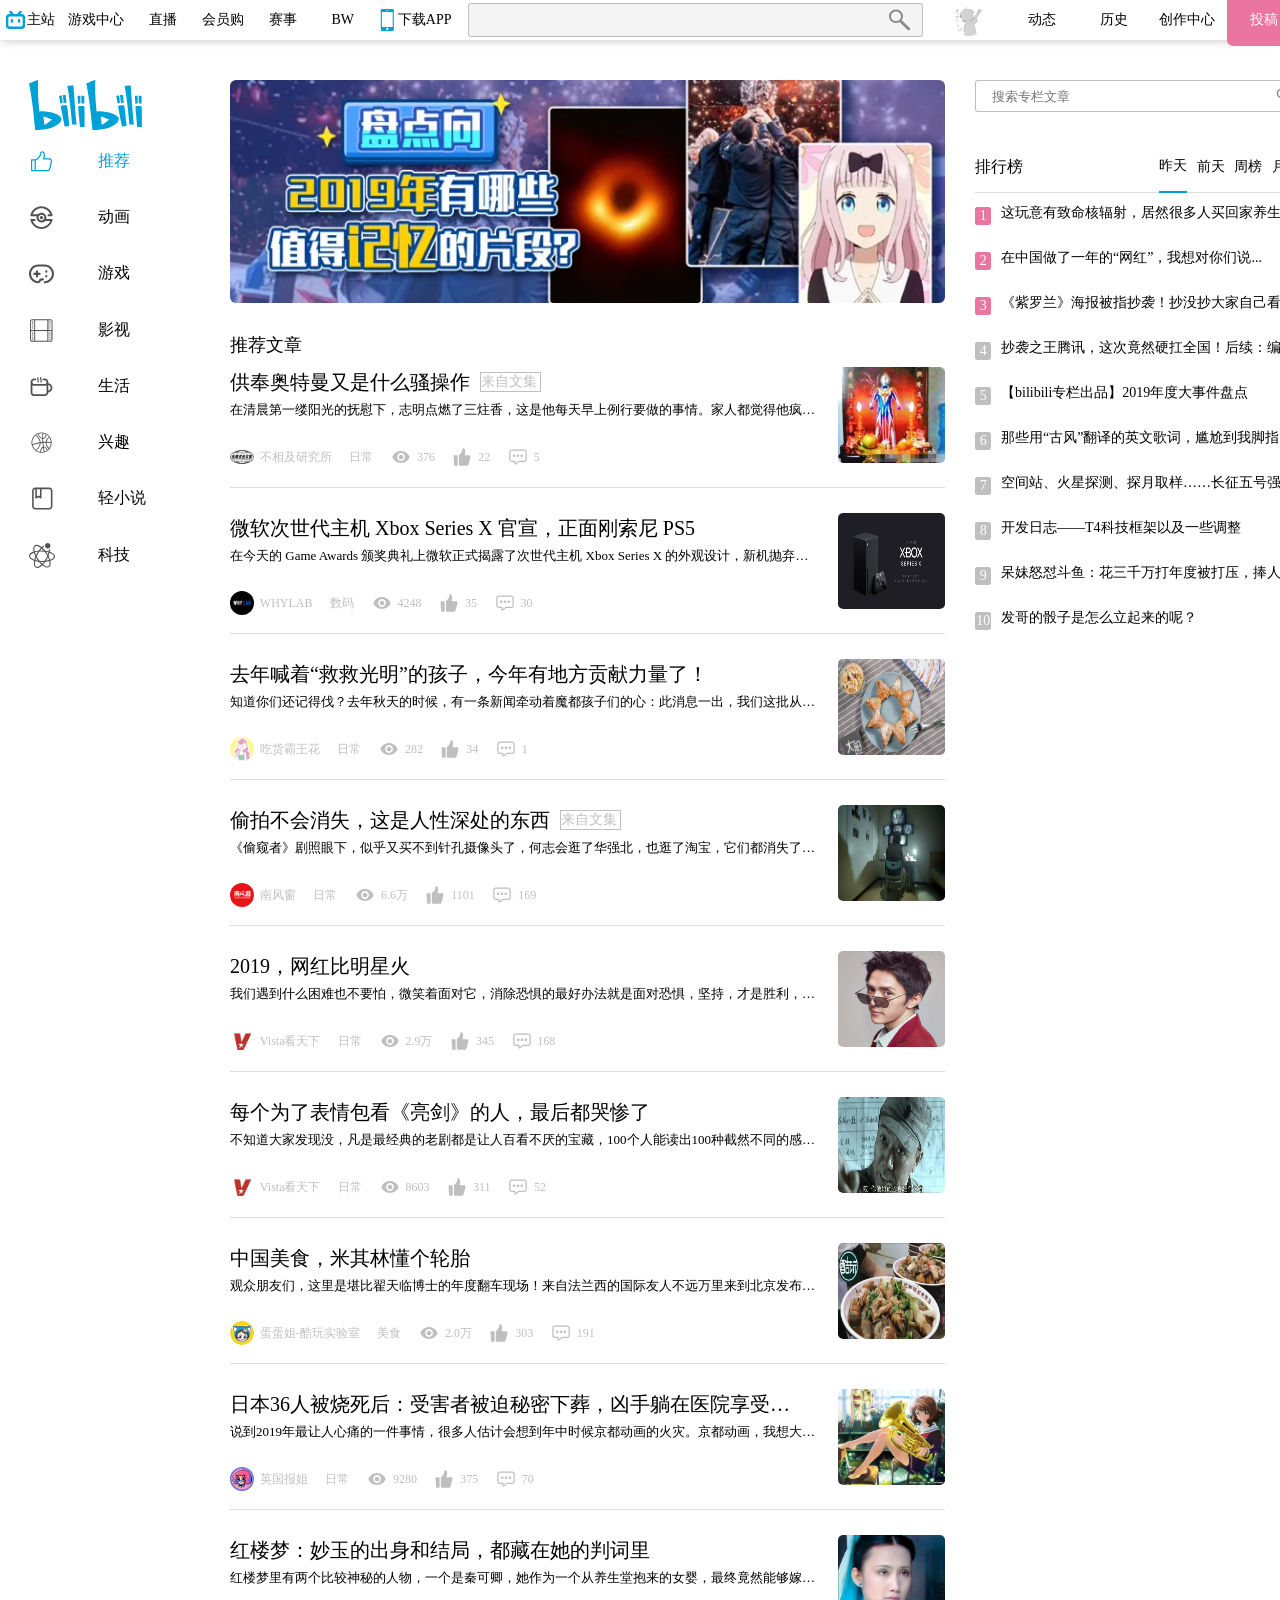
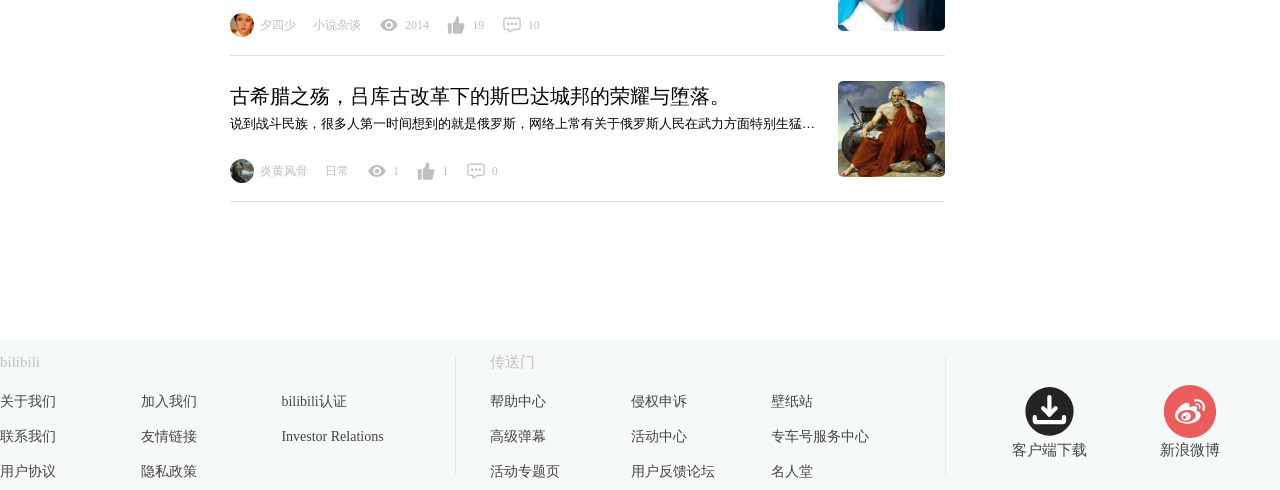
<file: module1.html>
<!DOCTYPE html>
<html>
	<head>
		<meta charset="utf-8">
		<title>哔哩哔哩专栏</title>
		<link rel="stylesheet" type="text/css" href="css/module1.css" />
		<link rel="stylesheet" type="text/css" href="css/backtotop.css" />
	</head>
	<body>
		<div id="top">
			<div id="nav">
				<div class="nav1">
					<ul>
						<li><a href="index.html"><img src="image/bilibili-fill.svg" class="bilibili">主站</a></li>
						<li><a href="#">游戏中心</a></li>
						<li><a href="#">直播</a></li>
						<li><a href="#">会员购</a></li>
						<li><a href="#">赛事</a></li>
						<li><a href="#">BW</a></li>
						<li><a href="#"><img src="image/手机.svg" class="app">下载APP</a></li>
					</ul>
				</div>
				<form class="nav2" action="module1.html" method="post">
					<input type="text" value="" id="nav2-input" />
					<a href=""><img src="image/搜索.svg"></a>
				</form>
				<div class="nav3">
					<div><img src="./image/头像.jpg"></div>
					<div>动态</div>
					<div>历史</div>
					<div>创作中心</div>
					<div class="tougao">
						投稿
					</div>
				</div>
			</div>
		</div>
		<div id="main">
			<div id="zhuanlan">
				<ul>
					<li><a href="#"><img src="./image/BILIBILI_LOGO.svg"></a></li>
					<li><a href="#"><img src="./image/推荐-产品详情.svg"><span>推荐</span></a></li>
					<li><a href="#"><img src="./image/精灵球.svg"><span>动画</span></a></li>
					<li><a href="#"><img src="./image/游戏.svg"><span>游戏</span></a></li>
					<li><a href="#"><img src="./image/影视.svg"><span>影视</span></a></li>
					<li><a href="#"><img src="./image/生活.svg"><span>生活</span></a></li>
					<li><a href="#"><img src="./image/兴趣爱好.svg"><span>兴趣</span></a></li>
					<li><a href="#"><img src="./image/读小说.svg"><span>轻小说</span></a></li>
					<li><a href="#"><img src="./image/科技.svg"><span>科技</span></a></li>
				</ul>
			</div>
			<!-- <div id="waitscroll"></div> -->
			<div id="main-aside">
				<div id="main-section">
					<div id="banner">
						<a href="content2.html" class="lunbo"><img src="image/module1lunbo1.webp"></a>
						<div class="lunbo"><img src="image/module1lunbo2.webp"></div>
						<div class="lunbo"><img src="image/module1lunbo3.webp"></div>
						<div class="lunbo"><img src="image/module1lunbo4.webp"></div>
					</div>
					<div id="recommend">
						推荐文章
					</div>
					<div id="list">
						<ul>
							<li>
								<a href="#">
									<div><span>供奉奥特曼又是什么骚操作</span><span class="wenji">来自文集</span></div>
									<div>在清晨第一缕阳光的抚慰下，志明点燃了三炷香，这是他每天早上例行要做的事情。家人都觉得他疯了，因为他供奉的不是释伽牟尼，也不是观世音，而是奥特曼。</div>
									<div>
										<ul><img src="./image/不相及研究所.jpg">
											<li>不相及研究所</li>
											<li>日常</li><img src="image/眼睛.svg">
											<li>376</li><img src="image/点赞.svg">
											<li>22</li><img src="image/消息.svg">
											<li>5</li>
										</ul>
									</div>
								</a>
								<img src="./image/aoteman.webp">
							</li>
							<li>
								<a href="#">
									<div><span>微软次世代主机 Xbox Series X 官宣，正面刚索尼 PS5</span></div>
									<div>在今天的 Game Awards 颁奖典礼上微软正式揭露了次世代主机 Xbox Series X 的外观设计，新机抛弃了「XBox One」的命名规则而是称作「Series」，让人难免想象 Xbox
										Series
										X 后还会不会有无光驱的「Xbox Series S」。</div>
									<div>
										<ul><img src="./image/WHYLAB.jpg">
											<li>WHYLAB</li>
											<li>数码</li><img src="image/眼睛.svg">
											<li>4248</li><img src="image/点赞.svg">
											<li>35</li><img src="image/消息.svg">
											<li>30</li>
										</ul>
									</div>
								</a>
								<img src="./image/XBOX.webp">
							</li>
							<li>
								<a href="#">
									<div><span>去年喊着“救救光明”的孩子，今年有地方贡献力量了！</span></div>
									<div>知道你们还记得伐？去年秋天的时候，有一条新闻牵动着魔都孩子们的心：此消息一出，我们这批从小被光明“奶大”的网友们纷纷喊出“救救光明”的口号，有人称赶紧跑去超市采购几箱光明奶制品压压惊，甚至呼吁多年未涨价的光明奶砖涨涨价，唯恐哪一天，这个陪伴我们长大的本地奶企冷不丁就倒闭了……</div>
									<div>
										<ul><img src="./image/吃货霸王花.jpg">
											<li>吃货霸王花</li>
											<li>日常</li><img src="image/眼睛.svg">
											<li>282</li><img src="image/点赞.svg">
											<li>34</li><img src="image/消息.svg">
											<li>1</li>
										</ul>
									</div>
								</a>
								<img src="./image/dadan.webp">
							</li>
							<li>
								<a href="#">
									<div><span>偷拍不会消失，这是人性深处的东西</span><span class="wenji">来自文集</span></div>
									<div>《偷窥者》剧照眼下，似乎又买不到针孔摄像头了，何志会逛了华强北，也逛了淘宝，它们都消失了。跟偷拍设备打交道14年，这种情形他再熟悉不过。实际上，打击每年都有，但他的生意不会受到影响，这永远是一场打地鼠式的游击战。</div>
									<div>
										<ul><img src="./image/南风窗.jpg">
											<li>南风窗</li>
											<li>日常</li><img src="image/眼睛.svg">
											<li>6.6万</li><img src="image/点赞.svg">
											<li>1101</li><img src="image/消息.svg">
											<li>169</li>
										</ul>
									</div>
								</a>
								<img src="./image/toupai.webp">
							</li>
							<li>
								<a href="#">
									<div><span>2019，网红比明星火</span></div>
									<div>我们遇到什么困难也不要怕，微笑着面对它，消除恐惧的最好办法就是面对恐惧，坚持，才是胜利，加油，奥利给！”2019年到了最后的关头，我以为不会再有魔性土味金句洗我的脑了，直到败给了朝阳冬泳怪鸽·巨魔战将，然后再也无法用正确的发音读出“奥利给”这三个字。</div>
									<div>
										<ul><img src="./image/Vista.jpg">
											<li>Vista看天下</li>
											<li>日常</li><img src="image/眼睛.svg">
											<li>2.9万</li><img src="image/点赞.svg">
											<li>345</li><img src="image/消息.svg">
											<li>168</li>
										</ul>
									</div>
								</a>
								<img src="./image/wanghong.webp">
							</li>
							<li>
								<a href="#">
									<div><span>每个为了表情包看《亮剑》的人，最后都哭惨了</span></div>
									<div>不知道大家发现没，凡是最经典的老剧都是让人百看不厌的宝藏，100个人能读出100种截然不同的感受。比如上周，我们在征集活动里邀请大家聊了聊影视剧里的感人瞬间，长在这届年轻人泪点上的那种。除了耳熟能详的催泪神剧们，有一个名字出乎了很多人意料。</div>
									<div>
										<ul><img src="./image/Vista.jpg">
											<li>Vista看天下</li>
											<li>日常</li><img src="image/眼睛.svg">
											<li>8603</li><img src="image/点赞.svg">
											<li>311</li><img src="image/消息.svg">
											<li>52</li>
										</ul>
									</div>
								</a>
								<img src="./image/liyunlong.webp">
							</li>
							<li>
								<a href="#">
									<div><span>中国美食，米其林懂个轮胎</span></div>
									<div>观众朋友们，这里是堪比翟天临博士的年度翻车现场！来自法兰西的国际友人不远万里来到北京发布了一版米其林指南要教北京老炮儿们喝豆汁吃卤煮不瞒你们说蛋蛋姐在办公室笑成了一朵麻花北京网友们看到榜单纷纷抄起了家里的菜刀冲锋陷阵连起点大神唐家三少都带头冲锋了上一次北京人这么团结还是在国安输球的时</div>
									<div>
										<ul><img src="./image/蛋蛋姐.jpg">
											<li>蛋蛋姐-酷玩实验室</li>
											<li>美食</li><img src="image/眼睛.svg">
											<li>2.0万</li><img src="image/点赞.svg">
											<li>303</li><img src="image/消息.svg">
											<li>191</li>
										</ul>
									</div>
								</a>
								<img src="./image/kuwan.webp">
							</li>
							<li>
								<a href="#">
									<div><span>日本36人被烧死后：受害者被迫秘密下葬，凶手躺在医院享受…</span></div>
									<div>说到2019年最让人心痛的一件事情，很多人估计会想到年中时候京都动画的火灾。京都动画，我想大家即便没听说过，也多多少少看过他们的作品：《Clannad》、《冰菓》、《凉宫春日的忧郁》，除此之外，他们早年还代工过《蜡笔小新》的部分动画。</div>
									<div>
										<ul><img src="./image/英国报姐.jpg">
											<li>英国报姐</li>
											<li>日常</li><img src="image/眼睛.svg">
											<li>9280</li><img src="image/点赞.svg">
											<li>375</li><img src="image/消息.svg">
											<li>70</li>
										</ul>
									</div>
								</a>
								<img src="./image/riben.webp">
							</li>
							<li>
								<a href="#">
									<div><span>红楼梦：妙玉的出身和结局，都藏在她的判词里</span></div>
									<div>红楼梦里有两个比较神秘的人物，一个是秦可卿，她作为一个从养生堂抱来的女婴，最终竟然能够嫁入贾府这样的豪门，其真实身份一直以来引发众多猜测，迄今尚未定论。另一个便是妙玉了，金陵十二钗正册中，其他十一人大多都与贾府有关系，或贾府媳妇，或贾府子孙，或四大家族之人，而前</div>
									<div>
										<ul><img src="./image/夕四少.jpg">
											<li>夕四少</li>
											<li>小说杂谈</li><img src="image/眼睛.svg">
											<li>2014</li><img src="image/点赞.svg">
											<li>19</li><img src="image/消息.svg">
											<li>10</li>
										</ul>
									</div>
								</a>
								<img src="./image/妙玉.webp">
							</li>
							<li>
								<a href="#">
									<div><span>古希腊之殇，吕库古改革下的斯巴达城邦的荣耀与堕落。</span></div>
									<div>说到战斗民族，很多人第一时间想到的就是俄罗斯，网络上常有关于俄罗斯人民在武力方面特别生猛的新闻，不过，对于西方人而言，他们历史上最早也是最有名的战斗民族，应该归属于古希腊文明中的一个城邦，那就是大名鼎鼎的斯巴达。</div>
									<div>
										<ul><img src="./image/炎黄风骨.jpg">
											<li>炎黄风骨</li>
											<li>日常</li>
											<img src="image/眼睛.svg">
											<li>1</li>
											<img src="image/点赞.svg">
											<li>1</li>
											<img src="image/消息.svg">
											<li>0</li>
										</ul>
									</div>
								</a>
								<img src="./image/sibada.webp">
							</li>
						</ul>
					</div>
				</div>
				<div id="rank">
					<form class="rank-search" action="module1.html" method="post">
						<input type="text" value="" id="search-input" placeholder="搜索专栏文章" />
						<a href="#"><img src="image/搜索.svg"></a>
					</form>
					<div id="rank-list">
						<div class="rank-list-top">
							<div>排行榜</div>
							<div>
								<span>昨天</span>
								<span>前天</span>
								<span>周榜</span>
								<span>月榜</span>
							</div>
						</div>
						<div class="rank-list-bottom">
							<a href="#" class="div_list"><span>1</span><span>这玩意有致命核辐射，居然很多人买回家养生和除甲醛？</span></a>
							<a href="#" class="div_list"><span>2</span><span>在中国做了一年的“网红”，我想对你们说...</span></a>
							<a href="#" class="div_list"><span>3</span><span>《紫罗兰》海报被指抄袭！抄没抄大家自己看看吧</span></a>
							<a href="#" class="div_list"><span>4</span><span>抄袭之王腾讯，这次竟然硬扛全国！后续：编辑停职，公众号撤换负责人！</span></a>
							<a href="#" class="div_list"><span>5</span><span>【bilibili专栏出品】2019年度大事件盘点</span></a>
							<a href="#" class="div_list"><span>6</span><span>那些用“古风”翻译的英文歌词，尴尬到我脚指头蜷缩</span></a>
							<a href="#" class="div_list"><span>7</span><span>空间站、火星探测、探月取样……长征五号强势复出，这些计划都在等TA！</span></a>
							<a href="#" class="div_list"><span>8</span><span>开发日志——T4科技框架以及一些调整</span></a>
							<a href="#" class="div_list"><span>9</span><span>呆妹怒怼斗鱼：花三千万打年度被打压，捧人完全靠关系？</span></a>
							<a href="#" class="div_list"><span>10</span><span>发哥的骰子是怎么立起来的呢？</span></a>
						</div>
					</div>

				</div>

			</div>
		</div>
		<div id="footer">
			<div id="footer-container">
				<div class="list-item">
					<div class="about">
						bilibili
					</div>
					<div class="after-about">
						<ul>
							<a href="#">
								<ol>关于我们</ol>
							</a>
							<a href="#">
								<ol>联系我们</ol>
							</a>
							<a href="#">
								<ol>用户协议</ol>
							</a>
						</ul>
						<ul>
							<a href="#">
								<ol>加入我们</ol>
							</a>
							<a href="#">
								<ol>友情链接</ol>
							</a>
							<a href="#">
								<ol>隐私政策</ol>
							</a>
						</ul>
						<ul>
							<a href="#">
								<ol>bilibili认证</ol>
							</a>
							<a href="#">
								<ol>Investor Relations</ol>
							</a>
						</ul>
					</div>
				</div>
				<div class="line-1"></div>
				<div class="list-item">
					<div class="about">
						传送门
					</div>
					<div class="after-about">
						<ul>
							<a href="#">
								<ol>帮助中心</ol>
							</a>
							<a href="#">
								<ol>高级弹幕</ol>
							</a>
							<a href="#">
								<ol>活动专题页</ol>
							</a>
						</ul>
						<ul>
							<a href="#">
								<ol>侵权申诉</ol>
							</a>
							<a href="#">
								<ol>活动中心</ol>
							</a>
							<a href="#">
								<ol>用户反馈论坛</ol>
							</a>
						</ul>
						<ul>
							<a href="#">
								<ol>壁纸站</ol>
							</a>
							<a href="#">
								<ol>专车号服务中心</ol>
							</a>
							<a href="#">
								<ol>名人堂</ol>
							</a>
						</ul>
					</div>
				</div>
				<div class="line-1"></div>
				<div class="list-item">
					<div class="about">
					</div>
					<div class="after-about">
						<a href="#">
							<div><img src="./image/下载.svg"><span>客户端下载</span></div>
						</a>
						<a href="#">
							<div><img src="image/微博.svg"><span>新浪微博</span></div>
						</a>
						<a href="#">
							<div><img src="image/微信.svg"><span>官方微信</span></div>
						</a>
					</div>
				</div>
			</div>
		</div>

		<div id="backtotop">
			<a href="javascript:;">
				<img src="content_image/返回顶部.svg">
			</a>
		</div>
		<script src="js/lunbo_module.js" type="text/javascript" charset="utf-8"></script>
		<script src="js/backtotop.js" type="text/javascript" charset="utf-8"></script>
		<script src="js/navfloat.js" type="text/javascript" charset="utf-8"></script>
	</body>
</html>
</file>
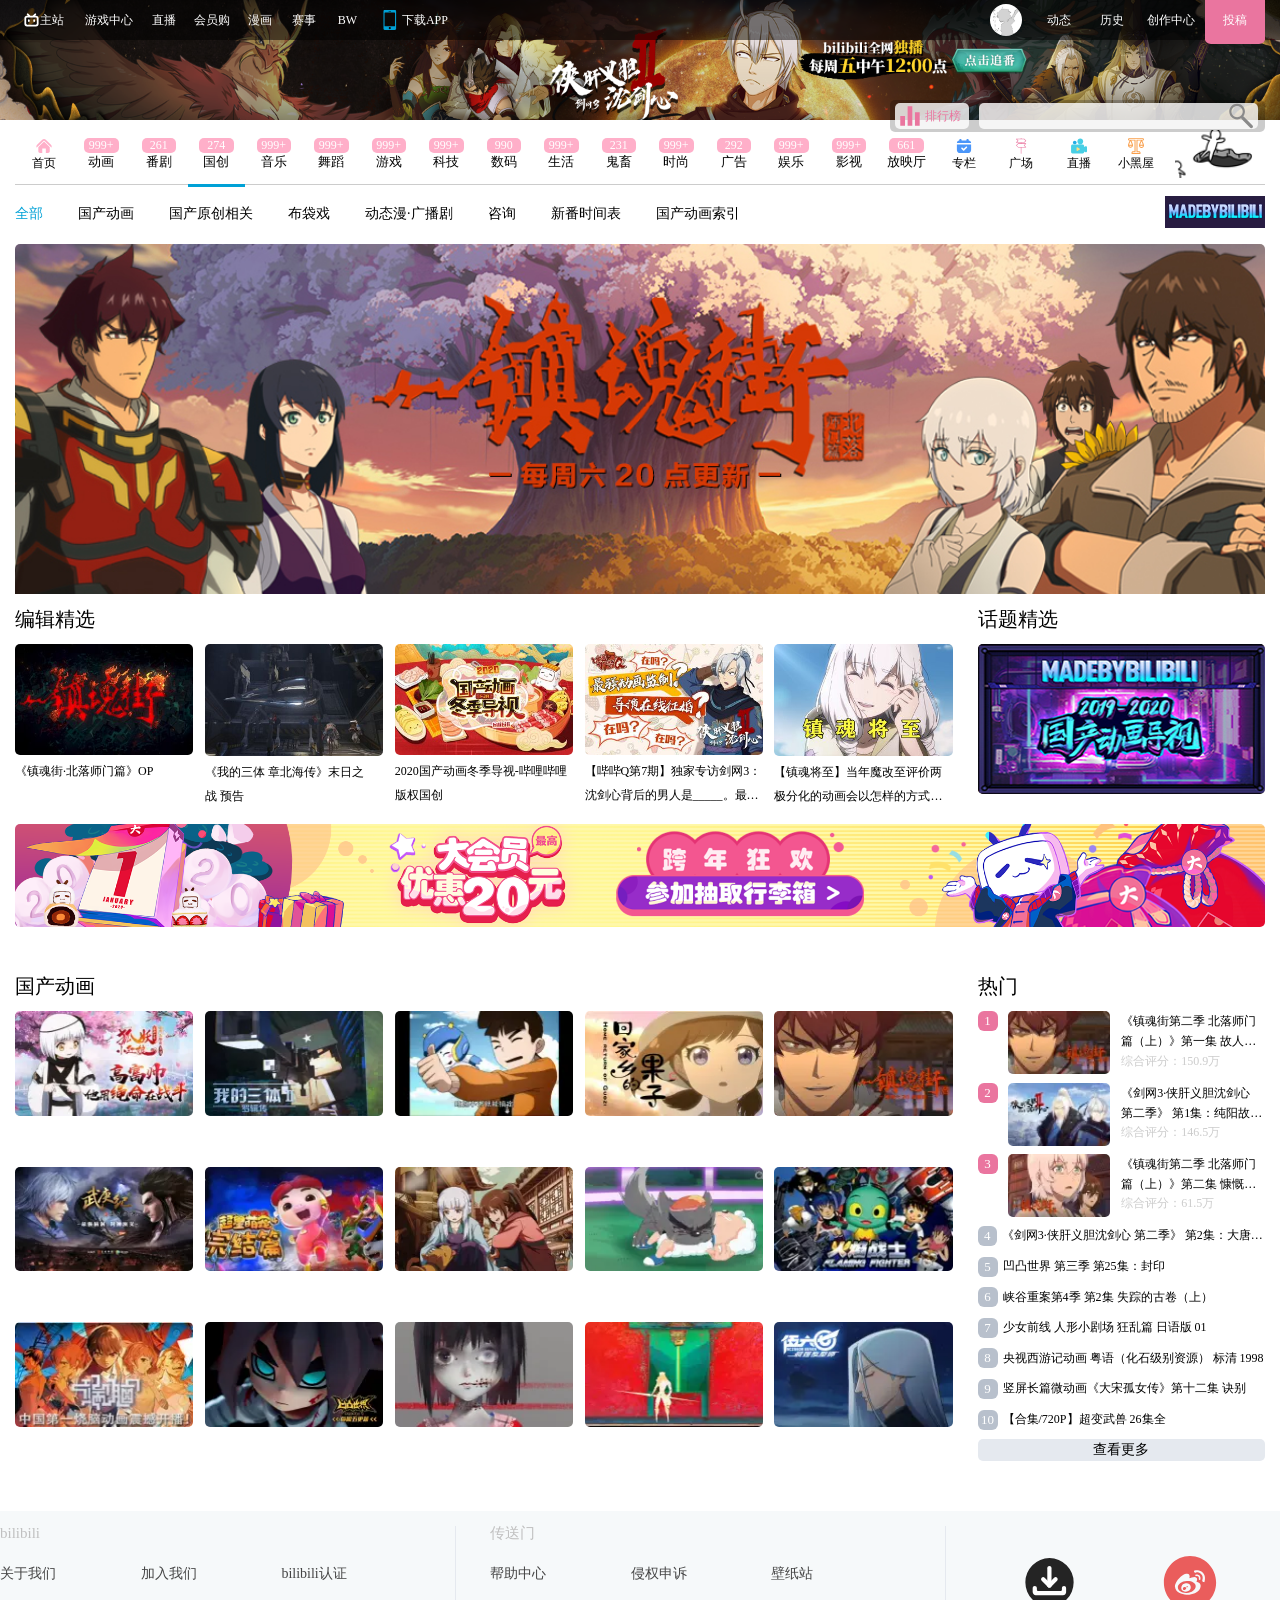
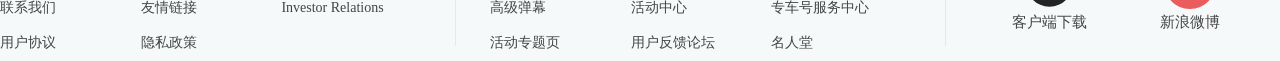
<file: module2.html>
<!DOCTYPE html>
<html>
	<head>
		<meta charset="utf-8">
		<title>哔哩哔哩动画</title>
		<link rel="stylesheet" type="text/css" href="css/module2.css" />
		<link rel="stylesheet" type="text/css" href="css/backtotop.css" />
	</head>
	<body>
		<div>
			<div id="top">
				<div id="header">
					<ul>
						<li><a href="#"><img src="image/bilibili-white.svg">主站</a></li>
						<li><a href="#">游戏中心</a></li>
						<li><a href="#">直播</a></li>
						<li><a href="#">会员购</a></li>
						<li><a href="#">漫画</a></li>
						<li><a href="#">赛事</a></li>
						<li><a href="#">BW</a></li>
						<li><a href="#"><img src="image/手机.svg">下载APP</a></li>
					</ul>
					<div class="user">
						<div><a href="#"><img src="./image/头像.jpg"></a></div>
						<div><a href="#">动态</a></div>
						<div><a href="#">历史</a></div>
						<div><a href="#">创作中心</a></div>
						<div class="tougao">
							<a href="#">投稿</a>
						</div>
					</div>
					<div id="search-rank">
						<a href="#">
							<div class="rank">
								<img src="image/rank.svg">排行榜
							</div>
						</a>
						<div class="search">
							<form action="#" method="post" id="form1">
								<input type="text" value=""/ id="input1">
								<a href="#"><img src="image/搜索.svg"></a>
							</form>
						</div>
					</div>
				</div>
			</div>
			<img src="image/module2_logo.png" id="top-image">
		</div>
		<div id="nav">
			<ul>
				<a href="index.html">
					<li><img src="image/shouye.svg"><span class="nobg">首页</span></li>
				</a>
				<a href="#">
					<li><span>999+</span>动画</li>
				</a>
				<a href="#">
					<li><span>261</span>番剧</li>
				</a>
				<a href="#">
					<li><span>274</span>国创</li>
				</a>
				<a href="#">
					<li><span>999+</span>音乐</li>
				</a>
				<a href="#">
					<li><span>999+</span>舞蹈</li>
				</a>
				<a href="#">
					<li><span>999+</span>游戏</li>
				</a>
				<a href="#">
					<li><span>999+</span>科技</li>
				</a>
				<a href="#">
					<li><span>990</span>数码</li>
				</a>
				<a href="#">
					<li><span>999+</span>生活</li>
				</a>
				<a href="#">
					<li><span>231</span>鬼畜</li>
				</a>
				<a href="#">
					<li><span>999+</span>时尚</li>
				</a>
				<a href="#">
					<li><span>292</span>广告</li>
				</a>
				<a href="#">
					<li><span>999+</span>娱乐</li>
				</a>
				<a href="#">
					<li><span>999+</span>影视</li>
				</a>
				<a href="#">
					<li><span>661</span>放映厅</li>
				</a>
				<a href="module1.html">
					<li><img src="image/专栏.svg"><span class="nobg">专栏</span></li>
				</a>
				<a href="#">
					<li><img src="image/广场.svg"><span class="nobg">广场</span></li>
				</a>
				<a href="#">
					<li><img src="image/直播.svg"><span class="nobg">直播</span></li>
				</a>
				<a href="#">
					<li><img src="image/小黑屋.svg"><span class="nobg">小黑屋</span></li>
				</a>
				<a href="#">
					<li><img src="image/入坑.gif"></li>
				</a>
			</ul>
		</div>
		<div id="nav2">
			<div class="nav2-1">
				<div><a href="#">全部</a></div>
				<div><a href="#">国产动画</a></div>
				<div><a href="#">国产原创相关</a></div>
				<div><a href="#">布袋戏</a></div>
				<div><a href="#">动态漫·广播剧</a></div>
				<div><a href="#">咨询</a></div>
				<div><a href="#">新番时间表</a></div>
				<div><a href="#">国产动画索引</a></div>
			</div>
			<div class="nav2-2">
				<img src="image/daoshi.jpg">
			</div>
		</div>
		<div id="adv">
			<ul id="banner">
				<li class="lunbo">
					<img src="image/module2lunbo1.jpg">
					<div></div>
				</li>
				<li class="lunbo">
					<img src="image/module2lunbo2.jpg">
					<div></div>
				</li>
				<li class="lunbo">
					<img src="image/module2lunbo3.jpg">
					<div></div>
				</li>
				<li class="lunbo">
					<img src="image/module2lunbo4.jpg">
					<div></div>
				</li>
				<li class="lunbo">
					<img src="image/module2lunbo5.jpg">
					<div></div>
				</li>
			</ul>
		</div>
		<div id="jingxuan">
			<div id="jingxuan1">
				<div class="jingxuan_title">
					编辑精选
				</div>
				<div class="jingxuan_left">
					<a href="content1.html">
						<div>
							<img src="image/jingxuan1.jpg" alt="">
							<p>《镇魂街·北落师门篇》OP</p>
						</div>
					</a>
					<a href="#">
						<div>
							<img src="image/jingxuan2.jpg" alt="">
							<p>《我的三体&nbsp;章北海传》末日之战&nbsp;预告</p>
						</div>
					</a>
					<a href="#">
						<div>
							<img src="image/jingxuan3.jpg" alt="">
							<p>2020国产动画冬季导视-哔哩哔哩版权国创</p>
						</div>
					</a>
					<a href="#">
						<div>
							<img src="image/jingxuan4.jpg" alt="">
							<p>【哔哔Q第7期】独家专访剑网3：沈剑心背后的男人是_____。最强监制怎么说？</p>
						</div>
					</a>
					<a href="#">
						<div>
							<img src="image/jingxuan5.jpg" alt="">
							<p>【镇魂将至】当年魔改至评价两极分化的动画会以怎样的方式归来呢？</p>
						</div>
					</a>
				</div>
			</div>
			<div id="jingxuan2">
				<div class="jingxuan_title">
					话题精选
				</div>
				<div class="jingxuan_right">
					<img src="image/jingxuan_lunbo1.jpg">
					<img src="image/jingxuan_lunbo2.jpg">
				</div>
			</div>
		</div>
		<div id="guanggao">
			<img src="image/module2_adv.png">
		</div>
		<div id="main">
			<div id="main1">
				<div class="main_title">
					国产动画
				</div>
				<div id="main_left">
					<a href="#" class="main_left_content">
						<img src="image/main_left_content1.webp" alt="">
						<p>狐妖小红娘 70 苏苏智商上线</p>
					</a>
					<a href="#" class="main_left_content">
						<img src="image/main_left_content2.webp" alt="">
						<p>【我的三体】罗辑传 第10集（MC动画）</p>
					</a>
					<a href="#" class="main_left_content">
						<img src="image/main_left_content3.webp" alt="">
						<p>【52集全】缇可春季篇</p>
					</a>
					<a href="#" class="main_left_content">
						<img src="image/main_left_content4.webp" alt="">
						<p>【短片】回家乡的果子</p>
					</a>
					<a href="#" class="main_left_content">
						<img src="image/main_left_content5.webp" alt="">
						<p>《镇魂街第二季 北落师门篇（上）》第一集 故人归来</p>
					</a>
					<a href="#" class="main_left_content">
						<img src="image/main_left_content6.webp" alt="">
						<p>武庚纪 01 孤高的叛逆者</p>
					</a>
					<a href="#" class="main_left_content">
						<img src="image/main_left_content7.webp" alt="">
						<p>【合集/720P/36集全】猪猪侠之超星萌宠4</p>
					</a>
					<a href="#" class="main_left_content">
						<img src="image/main_left_content8.webp" alt="">
						<p>风灵玉秀 第三集-茶花镇</p>
					</a>
					<a href="#" class="main_left_content">
						<img src="image/main_left_content9.webp" alt="">
						<p>【灰喜/催泪慎入】我们的感情早就超越了种族！</p>
					</a>
					<a href="#" class="main_left_content">
						<img src="image/main_left_content10.webp" alt="">
						<p>【合集】【火星娃】火焰战士 53</p>
					</a>
					<a href="#" class="main_left_content">
						<img src="image/main_left_content11.webp" alt="">
						<p>端脑 01 - 消失</p>
					</a>
					<a href="#" class="main_left_content">
						<img src="image/main_left_content12.webp" alt="">
						<p>凹凸世界 第三季 第21集：最后的骑士</p>
					</a>
					<a href="#" class="main_left_content">
						<img src="image/main_left_content13.webp" alt="">
						<p>原创毕设动画《Emith》</p>
					</a>
					<a href="#" class="main_left_content">
						<img src="image/main_left_content14.webp" alt="">
						<p>《99》 森林工作室2013短片</p>
					</a>
					<a href="#" class="main_left_content">
						<img src="image/main_left_content15.webp" alt="">
						<p>伍六七之最强发型师08：双雄</p>
					</a>
				</div>
			</div>
			<div id="main2">
				<div class="main_title">
					热门
				</div>
				<div id="main_right"><a href="#">
						<a href="#" class="top_3">
							<span>1</span>
							<img src="image/main_rank1.webp">
							<div>
								<p>《镇魂街第二季 北落师门篇（上）》第一集 故人归来</p>
								<span>
									综合评分：150.9万
								</span>
							</div>
						</a>
						<a href="#" class="top_3">
							<span>2</span>
							<img src="image/main_rank2.webp">
							<div>
								<p>《剑网3·侠肝义胆沈剑心 第二季》 第1集：纯阳故人 播放:1625764 22:43</p>
								<span>
									综合评分：146.5万
								</span>
							</div>
						</a>
						<a href="#" class="top_3">
							<span>3</span>
							<img src="image/main_rank3.webp">
							<div>
								<p>《镇魂街第二季 北落师门篇（上）》第二集 慷慨悲歌 播放:712889 23:47</p>
								<span>
									综合评分：61.5万
								</span>
							</div>
						</a>
						<a href="#" class="bottom_8">
							<span>4</span>
							<span>《剑网3·侠肝义胆沈剑心 第二季》 第2集：大唐海图</span>
						</a>
						<a href="#" class="bottom_8">
							<span>5</span>
							<span>凹凸世界 第三季 第25集：封印</span>
						</a>
						<a href="#" class="bottom_8">
							<span>6</span>
							<span>峡谷重案第4季 第2集 失踪的古卷（上）</span>
						</a>
						<a href="#" class="bottom_8">
							<span>7</span>
							<span>少女前线 人形小剧场 狂乱篇 日语版 01</span>
						</a>
						<a href="#" class="bottom_8">
							<span>8</span>
							<span>央视西游记动画 粤语（化石级别资源） 标清 1998</span>
						</a>
						<a href="#" class="bottom_8">
							<span>9</span>
							<span>竖屏长篇微动画《大宋孤女传》第十二集 诀别</span>
						</a>
						<a href="#" class="bottom_8">
							<span>10</span>
							<span>【合集/720P】超变武兽 26集全</span>
						</a>
						<div class="bottom_8">
							<a href="#">查看更多</a>
						</div>
				</div>
			</div>
		</div>

		<div id="footer">
			<div id="footer-container">
				<div class="list-item">
					<div class="about">
						bilibili
					</div>
					<div class="after-about">
						<ul>
							<a href="#">
								<ol>关于我们</ol>
							</a>
							<a href="#">
								<ol>联系我们</ol>
							</a>
							<a href="#">
								<ol>用户协议</ol>
							</a>
						</ul>
						<ul>
							<a href="#">
								<ol>加入我们</ol>
							</a>
							<a href="#">
								<ol>友情链接</ol>
							</a>
							<a href="#">
								<ol>隐私政策</ol>
							</a>
						</ul>
						<ul>
							<a href="#">
								<ol>bilibili认证</ol>
							</a>
							<a href="#">
								<ol>Investor Relations</ol>
							</a>
						</ul>
					</div>
				</div>
				<div class="line-1"></div>
				<div class="list-item">
					<div class="about">
						传送门
					</div>
					<div class="after-about">
						<ul>
							<a href="#">
								<ol>帮助中心</ol>
							</a>
							<a href="#">
								<ol>高级弹幕</ol>
							</a>
							<a href="#">
								<ol>活动专题页</ol>
							</a>
						</ul>
						<ul>
							<a href="#">
								<ol>侵权申诉</ol>
							</a>
							<a href="#">
								<ol>活动中心</ol>
							</a>
							<a href="#">
								<ol>用户反馈论坛</ol>
							</a>
						</ul>
						<ul>
							<a href="#">
								<ol>壁纸站</ol>
							</a>
							<a href="#">
								<ol>专车号服务中心</ol>
							</a>
							<a href="#">
								<ol>名人堂</ol>
							</a>
						</ul>
					</div>
				</div>
				<div class="line-1"></div>
				<div class="list-item">
					<div class="about">
					</div>
					<div class="after-about">
						<a href="#">
							<div><img src="./image/下载.svg"><span>客户端下载</span></div>
						</a>
						<a href="#">
							<div><img src="image/微博.svg"><span>新浪微博</span></div>
						</a>
						<a href="#">
							<div><img src="image/微信.svg"><span>官方微信</span></div>
						</a>
					</div>
				</div>
			</div>
		</div>

		<div id="backtotop">
			<a href="javascript:;">
				<img src="content_image/返回顶部.svg">
			</a>
		</div>
		<script src="js/lunbo.js" type="text/javascript" charset="utf-8"></script>
		<script src="js/backtotop.js" type="text/javascript" charset="utf-8"></script>
	</body>
</html>
</file>
<file: css/index.css>
@charset "utf-8";

* {
	margin: 0;
	padding: 0;
	border: 0;
	font-size: 0;
	text-decoration: none;
	list-style-type: none;
}

a {
	color: black;
}

a:hover {
	color: #00A1D6;
}

img {
	border-radius: 2px;
}

#top {
	width: 100%;
	height: 50px;
	position: absolute;
	z-index: 100;
	/* display: flex; */
	background-color: black;
	background-color: rgba(0, 0, 0, 0.2);
}

#top ul {
	display: block;
	/* justify-content: flex-start; */
	/* 	min-width: 30%;
	max-width: 50%; */
	/* background-color: black; */
	width: 500px;
}

#top ul li {
	display: block;
	float: left;
	height: 50px;
	width: 50px;
	line-height: 50px;
	text-align: center;
}

#top ul li:nth-child(3) {
	width: 75px;
}

#top ul li:last-child {
	width: 75px;
}

#top ul li a {
	display: block;
	font-size: 16px;
	color: white;
}

#search {
	display: inline-block;
	margin-left: 15%;
	height: 50px;
	width: 25%;
}

#search input[type="search"] {
	display: block;
	width: 85%;
	height: 36px;
	font-size: 20px;
	margin: 7px 0;
	text-indent: 10px;
	float: left;
}

#search button {
	width: 15%;
	height: 36px;
	font-size: 20px;
	margin: 7px 0;
	background-color: #d9d9d9;
	float: left;
}

#top-image {
	width: 100%;
}

/* #search input[type="submit"] {
	width: 15%;
	height: 36px;
	font-size: 20px;
	margin: 7px 0;
	background-color: #d9d9d9;
	display: block;
	float: left;
} */

#user {
	display: block;
	float: right;
	height: 50px;
/* 	min-width: 15%;
	max-width: 30%; */
	width: 280px;
	line-height: 50px;
	margin-right: 0;
}

#user span {
	float: left;
	display: block;
	height: 50px;
	width: 50px;
	line-height: 50px;
}

#user span.user_img {
	display: flex;
	justify-content: center;
	align-items: center;
}

#user span.user_img a {
	display: block;
	height: 30px;
	width: 30px;
	border-radius: 15px;
	background-color: white;
	overflow: hidden;
}

#user span.user_img a img {
	height: 30px;
	width: 30px;
}

#user span a {
	font-size: 16px;
	color: white;
}

#user button {
	margin: 7.5px;
	height: 35px;
	width: 100px;
	font-size: 16px;
	cursor: pointer;
	/* 改变鼠标悬停状态 */
	color: white;
	background-color: #fb7299;
	border-radius: 5px;
}

#nav {
	margin: 10px auto;
	width: 1400px;
	height: 100px;
	/* border: #000000 1px solid; */
	display: flex;
	justify-content: space-between;
	align-items: center;
}

#nav .line {
	border-left: #CCCCCC 1px solid;
	height: 55%;
	margin-top: 8px;
}

#nav .nav1 {
	/* float: left; */
	width: 180px;
	height: 100px;
	/* background-color: #000000; */
}

#nav .nav1 a div {
	float: left;
	width: 60px;
	height: 100%;
	font-size: 15px;
	text-align: center;
}

/* #nav .nav1 div{
	display: flex;
	text-align: center;
	align-content: center;
} */

#nav .nav1 div span {
	font-size: 15px;
	width: 60px;
	font-size: 15px;
	line-height: 40px;
	text-align: center;
	/* background-color: white; */
}

#nav .nav1 div span::before {
	content: "";
	display: block;
	width: 40px;
	height: 40px;
	border-radius: 20px;
	background-repeat: no-repeat;
	background-size: 25px 25px;
	background-position: center;
	margin: 0 auto;
	margin-top: 20px;
}

.shouye::before {
	background-image: url(../image/首页.svg);
	background-color: #FF5C7C;
}

.dongtai::before {
	background-image: url(../image/动态.svg);
	background-color: #FCBA2A;
}

.paihangbang::before {
	background-image: url(../image/排行榜.svg);
	background-color: #00A1D6;
}


#nav .nav2 {
	/* float: left; */
	/* margin: 0 auto; */
	width: 950px;
	height: 100px;
	/* background-color: #E5E9EF; */
}


#nav .nav2 a {
	width: 100%;
}

#nav .nav2 a li {
	font-size: 13px;
	display: block;
	box-sizing: border-box;
	float: left;
	height: 30px;
	width: 9%;
	line-height: 30px;
	margin-top: 15px;
	margin-left: 1%;
	padding-left: 5px;
	/* background-color: #000000; */
}

#nav .nav2 .nav-center a li span {
	font-size: 10px;
	display: inline-block;
	height: 15px;
	width: 34%;
	text-align: center;
	color: white;
	line-height: 15px;
	border-radius: 3px;
	margin-left: 1px;
	background-color: #73C9E5;
}

#nav .nav2 .nav-center a:last-child li span {
	background-color: white;
}

/* #nav .nav3 {
	width: 250px;
	height: 100px;
	background-color: #9DD9ED;
}

#nav .nav3 ul{
	display: flex;
	justify-content: space-between;
	align-items: flex-end;
}

#nav .nav3 ul li{
	width: 33%;
	height: 40px;
	background-color: #000000;
}

#nav .nav3 span::before {
	content: "";
	display: block;
	width: 20px;
	height: 20px;
	background-repeat: no-repeat;
	background-size: 15px 15px;
	background-position: center;
	margin: 0 auto;
	margin-top: 20px;
}

.zhuanlan::before {
	background-image: url(../image/排行榜.svg);
	background-color: #00A1D6;
} */

#nav .nav3 {
	/* float: right; */
	width: 250px;
	height: 100px;
	display: flex;
	justify-content: space-between;
}

#nav .nav3 ul {
	display: block;
	width: 100%;
	height: 100%;
	display: flex;
	justify-content: space-between;
	align-items: center;
	flex-wrap: wrap;
	box-sizing: border-box;
	padding-top: 5px;
}

#nav .nav3 ul li {
	width: 33%;
	height: 50%;
	display: flex;
	align-items: center;
}

#nav .nav3 ul li a {
	width: 100%;
	height: 100%;
	display: flex;
	align-items: center;
}

#nav .nav3 span {
	font-size: 15px;
	width: 100%;
	height: 50%;
	line-height: 25px;
	color: #444444;
}
#nav .nav3 span:hover {
	color: #00A1D6;
}


#nav .nav3 span::before {
	content: "";
	display: block;
	float: left;
	width: 40%;
	height: 100%;
	background-repeat: no-repeat;
	background-size: 50%;
	background-position: center;
}

.zhuanlan::before {
	background-image: url(../image/专栏.svg);
}

.xiaoheiwu::before {
	background-image: url(../image/小黑屋.svg);
}

.huodong::before {
	background-image: url(../image/活动.svg);
}

.zhibo::before {
	background-image: url(../image/直播.svg);
}

.zhuanti::before {
	background-image: url(../image/专题.svg);
}

.saishi::before {
	background-image: url(../image/赛事.svg);
}

#adv {
	width: 1400px;
	height: 220px;
	/* background-color: #000000; */
	margin: 0 auto;
}

#adv #lunbo {
	width: 500px;
	height: 100%;
	float: left;
	overflow: hidden;
	/* background-color: white; */
	/* position: relative; */
}

#adv #lunbo ul {
	margin-left: -500px;
	width: 1500px;
	height: 100%;
	/* overflow: hidden; */
	/* position: relative; */
}

#adv #lunbo ul li {
	/* position: absolute; */
	width: 500px;
	height: 100%;
	/* left: 0; */
	float: left;
	/* animation: banner 10s infinite; */
}

#adv #lunbo ul li img {
	height: 100%;
	border-radius: 5px;
}

.active {
	z-index: 100;
}

#adv #guanggao {
	width: 885px;
	height: 100%;
	float: right;
	/* background-color: #00B5E5; */
	display: flex;
	justify-content: space-between;
	align-content: space-between;
	flex-wrap: wrap;
}

#adv #guanggao [class^="smalladv"] {
	width: 24%;
	height: 48%;
	/* background-color: #2CC06F; */
	border-radius: 6px;
	background-size: 100%;
	overflow: hidden;
}

#adv #guanggao>div .moveup {
	width: 100%;
	height: 100%;
	border-radius: 6px;
	transform: translateY(60px);
	transition: transform 0.25s ease, background-color 0.5s ease;
}

#adv #guanggao>div:hover .moveup {
	width: 100%;
	height: 100%;
	transform: translateY(0px);
	background-color: rgba(0, 0, 0, 0.5);
}


#adv #guanggao [class^="smalladv"] .moveup>div {
	width: 100%;
	height: 50%;
	font-size: 14px;
	color: white;
	/* background-color: aqua; */
	overflow: hidden;
}

#adv #guanggao [class^="smalladv"] .moveup>div:first-child {
	display: flex;
	align-items: flex-end;
	padding: 10px;
	box-sizing: border-box;
}

#adv #guanggao [class^="smalladv"] .moveup div span {
	display: block;
	width: 100%;
	height: 50%;
	padding: 10px;
	font-size: 12px;
	color: white;
	/* background-color: #00AEFF; */
	box-sizing: border-box;
	display: flex;
	align-items: center;
	color: #DDDDDD;
}

#adv #guanggao [class^="smalladv"] .moveup div span.uplogo::before {
	content: "";
	display: block;
	width: 10%;
	height: 400%;
	background-image: url(../image/uplogo.svg);
	background-repeat: no-repeat;
	background-size: 100%;
	background-position: center;
	margin-right: 5px;
}

.smalladv1 {
	background-image: url(../image/guanggao1.jpg);
}

.smalladv2 {
	background-image: url(../image/guanggao2.jpg);
}

.smalladv3 {
	background-image: url(../image/guanggao3.jpg);
}

.smalladv4 {
	background-image: url(../image/guanggao4.jpg);
}

.smalladv5 {
	background-image: url(../image/guanggao5.jpg);
}

.smalladv6 {
	background-image: url(../image/guanggao6.jpg);
}

.smalladv7 {
	background-image: url(../image/guanggao7.jpg);
}

.smalladv8 {
	background-image: url(../image/guanggao8.webp);
}

#zhaomu {
	width: 1400px;
	height: 120px;
	margin: 30px auto;
}

#zhaomu img {
	width: 100%;
}

.bili-live {
	height: 500px;
	width: 1400px;
	margin: 10px auto;
	display: flex;
	justify-content: space-between;
	/* background-color: #EA759F; */
}

.bili-live .onlive {
	height: 100%;
	width: 75%;
	/* background-color: #CCCCCC; */
}

.bili-live .onlive #onlive-logo {
	height: 12%;
	width: 100%;
	/* background-color: #F3CB85; */
	display: flex;
	justify-content: flex-start;
}

.bili-live .onlive #onlive-logo div {
	display: flex;
	align-items: center;
}

.bili-live .onlive #onlive-logo div:first-child {
	font-size: 22px;
	width: 15%;
	height: 100%;
}

.bili-live .onlive #onlive-logo div:nth-child(2) {
	width: 16%;
	font-size: 12px;
}

.bili-live .onlive #onlive-logo div:nth-child(3) {
	font-size: 12px;
	width: 18%;
}

.bili-live .onlive #onlive-logo div:first-child::before {
	content: "";
	display: block;
	width: 30%;
	height: 100%;
	background-image: url(../image/直播.svg);
	background-repeat: no-repeat;
	background-size: 60%;
	background-position: center;
}

.bili-live .onlive #onlive-logo div:nth-child(3)::before {
	content: "";
	display: block;
	width: 10%;
	height: 100%;
	background-image: url(../image/热点.svg);
	background-repeat: no-repeat;
	background-size: 80%;
	background-position: center;
}

.bili-live .onlive .video {
	width: 100%;
	height: 88%;
	display: flex;
	flex-wrap: wrap;
	justify-content: space-between;
	align-content: space-between;
}

.bili-live .onlive .video div {
	width: 19%;
	height: 49%;
	/* border: #000000 1px solid; */
	/* background-color: #000000; */
}

.bili-live .onlive .video div img {
	width: 100%;
	/* border-radius: 2px; */
}

.bili-live .onlive .video div.biibiliuser {
	float: left;
	width: 100%;
	/* 	display: flex;
	align-content: space-around; */
}

.bili-live .onlive .video div.biibiliuser::before {
	content: "";
	display: block;
	float: left;
	width: 22%;
	height: 100%;
	/* border-radius: 100%; */
	background-repeat: no-repeat;
	background-size: 100%;
	background-position: 40% 20%;
}

.bili-live .onlive .video>div:nth-child(1) div.biibiliuser::before {
	background-image: url(../image/user1.webp);
}

.bili-live .onlive .video>div:nth-child(2) div.biibiliuser::before {
	background-image: url(../image/user2.webp);
}

.bili-live .onlive .video>div:nth-child(3) div.biibiliuser::before {
	background-image: url(../image/user3.webp);
}

.bili-live .onlive .video>div:nth-child(4) div.biibiliuser::before {
	background-image: url(../image/user1.webp);
}

.bili-live .onlive .video>div:nth-child(5) div.biibiliuser::before {
	background-image: url(../image/user2.webp);
}

.bili-live .onlive .video>div:nth-child(6) div.biibiliuser::before {
	background-image: url(../image/user9.webp);
}

.bili-live .onlive .video>div:nth-child(7) div.biibiliuser::before {
	background-image: url(../image/user10.webp);
}

.bili-live .onlive .video>div:nth-child(8) div.biibiliuser::before {
	background-image: url(../image/user1.webp);
}

.bili-live .onlive .video>div:nth-child(9) div.biibiliuser::before {
	background-image: url(../image/user9.webp);
}

.bili-live .onlive .video>div:nth-child(10) div.biibiliuser::before {
	background-image: url(../image/user10.webp);
}

.bili-live .onlive .video div.biibiliuser p {
	/* width: 78%; */
	padding-left: 5%;
	overflow: hidden;
	white-space: nowrap;
	text-overflow: ellipsis;
	/* background-color: #00B5E5; */
	margin: 10px 0px;
}


.bili-live .onlive .video div.biibiliuser .p1 {
	font-size: 15px;
}

.bili-live .onlive .video div.biibiliuser .p2 {
	font-size: 13px;
}

.bili-live .onlive .video div.biibiliuser .p3 {
	font-size: 14px;
	color: #B2B2B2;
}

.bili-live .live-rank {
	float: right;
	width: 24%;
	height: 100%;
}

.bili-live .live-rank .live-rank-top {
	height: 12%;
	width: 100%;
	display: flex;
	/* justify-content: flex-start; */
	align-items: center;
}

.bili-live .live-rank .live-rank-top div {
	display: flex;
	box-sizing: content-box;
	height: 50%;
	margin-right: 3%;
	align-items: center;
	font-size: 14px;
	color: #444444;
}

.bili-live .live-rank .live-rank-top div:first-child {
	border-bottom: #00a1d6 1px solid;
	color: #00a1d6;
}

.bili-live .live-rank .live-rank-bottom {
	height: 88%;
	width: 100%;
	overflow: hidden;
	/* background-color: #F0361B; */
	/* position: relative; */
}

.bili-live .live-rank .live-rank-bottom .live-rank1 {
	height: 100%;
	width: 100%;
	/* position: absolute; */
}

.bili-live .live-rank .live-rank-bottom .live-rank1>div {
	/* background-color: white; */
	font-size: 15px;
	width: 100%;
	display: flex;
	justify-content: center;
}


.bili-live .live-rank .live-rank-bottom .live-rank1:first-child>a {
	display: block;
	width: 100%;
	height: 15%;
	display: flex;
	justify-content: space-between;
	align-items: center;
}

.bili-live .live-rank .live-rank-bottom .live-rank1:first-child>a div {
	font-size: 13px;
	color: white;
}

.bili-live .live-rank .live-rank-bottom .live-rank1:first-child>a div:nth-child(1) {
	width: 6%;
	height: 28%;
	border-radius: 5px;
	background-color: #00A1D6;
	display: flex;
	justify-content: center;
	align-items: center;

}

.bili-live .live-rank .live-rank-bottom .live-rank1:first-child>a div:nth-child(2) {
	width: 40px;
	height: 40px;
	border-radius: 20px;
	background-color: #00A1D6;
	display: flex;
	justify-content: center;
	align-items: center;
}

.bili-live .live-rank .live-rank-bottom .live-rank1:first-child>a div:nth-child(2) img {
	width: 40px;
	height: 40px;
	border-radius: 20px;
}

.bili-live .live-rank .live-rank-bottom .live-rank1:first-child>a div:nth-child(3) {
	width: 50%;
	height: 50%;
}

.bili-live .live-rank .live-rank-bottom .live-rank1:first-child>a:hover div:nth-child(3) p:first-child {
	color: #00A1D6;
}

.bili-live .live-rank .live-rank-bottom .live-rank1:first-child>a div:nth-child(4) {
	width: 20%;
	height: 40%;
	display: flex;
	justify-content: center;
	align-items: center;
	color: #bfbfbf;
	font-size: 13px;
}

.bili-live .live-rank .live-rank-bottom .live-rank1:first-child>a div:nth-child(4)::before {
	content: "";
	display: block;
	width: 30%;
	height: 100%;
	background-image: url(../image/人数统计.svg);
	background-repeat: no-repeat;
	background-size: 100%;
	background-position: 100% 50%;
	margin: 0 auto;
}

.bili-live .live-rank .live-rank-bottom .live-rank1:first-child>a div p {
	width: 100%;
	height: 50%;
	overflow: hidden;
	white-space: nowrap;
	text-overflow: ellipsis;
	color: #000000;
	font-size: 14px;
	clear: both;
}

.bili-live .live-rank .live-rank-bottom .live-rank1:first-child>a div p:last-child {
	width: 100%;
	height: 50%;
	overflow: hidden;
	white-space: nowrap;
	text-overflow: ellipsis;
	color: #646C7A;
	font-size: 12px;
	clear: both;
}


.bili-live .onlive #animation-logo {
	height: 12%;
	width: 100%;
	/* background-color: #F3CB85; */
	display: flex;
	justify-content: flex-start;
}

.bili-live .onlive #animation-logo>div {
	display: flex;
	align-items: center;
}

.bili-live .onlive #animation-logo div {
	font-size: 22px;
	width: 15%;
	height: 100%;
}

.bili-live .onlive #animation-logo div::before {
	content: "";
	display: block;
	width: 30%;
	height: 100%;
	background-image: url(../image/番剧推荐.svg);
	background-repeat: no-repeat;
	background-size: 60%;
	background-position: center;
}

.bili-live .onlive .video .div-p1 {
	margin-top: 8%;
	width: 100%;
	height: 18%;
	font-size: 14px;
	overflow: hidden;
	display: -webkit-box;
	-webkit-line-clamp: 2;
	-webkit-box-orient: vertical;
}

.div-p2 {
	width: 100%;
	height: 18%;
	color: #8a8a8a;
	font-size: 14px;
	display: flex;
	align-items: center;
}

.div-p2::before {
	content: "";
	display: block;
	width: 10%;
	height: 50%;
	/* background-color: #2CC06F; */
	background-image: url(../image/UP主_32.svg);
	background-repeat: no-repeat;
	background-size: 100%;
	background-position: 0% 50%;
}

/* .div-p2:hover{
	color: #00A1D6;
} */

.bili-live .live-rank .live-rank-top>p {
	height: 100%;
	font-size: 20px;
	display: flex;
	color: #444444;
	align-items: center;
}


.bili-live .live-rank .live-rank-bottom .rank-list {
	height: 9%;
	width: 100%;
	display: flex;
	justify-content: space-between;
	align-items: center;
}

.bili-live .live-rank .live-rank-bottom .rank-list:first-child {
	height: 19%;
	width: 100%;
	align-items: flex-start;
}


.bili-live .live-rank .live-rank-bottom .rank-list:first-child span a {
	display: block;
	width: 100%;
	/* background-color: #00A1D6; */
	overflow: none;
	white-space: normal;
	/* text-overflow: ellipsis; */
}

.bili-live .live-rank .live-rank-bottom .rank-list span:first-child {
	font-size: 13px;
	color: white;
	width: 20px;
	height: 20px;
	border-radius: 5px;
	background-color: #00A1D6;
	display: flex;
	justify-content: center;
	align-items: center;
}

.bili-live .live-rank .live-rank-bottom .rank-list span {
	display: inline-block;
	width: 90%;
	font-size: 15px;
	color: #444444;
	overflow: hidden;
	white-space: nowrap;
	text-overflow: ellipsis;
}

.bili-live .live-rank .live-rank-bottom .rank-list span a {
	font-size: 15px;
	color: #444444;
}


.bili-live .live-rank .live-rank-bottom .rank-list span a:hover {
	color: #00A1D6;
}

.bili-live .live-rank .live-rank-bottom .rank-list span img {
	margin-right: 2%;
	float: left;
}

#footer {
	margin-top: 50px;
	height: 150px;
	width: 100%;
	background-color: #F6F9FA;
}

#footer #footer-container {
	margin: 50px auto 0;
	height: 150px;
	width: 1400px;
	display: flex;
	justify-content: space-between;
	align-items: center;
}

#footer div.line-1 {
	width: 1px;
	height: 80%;
	background-color: #E5E9EF;
}

#footer div.list-item {
	width: 30%;
	height: 100%;
}

#footer #footer-container .list-item .about {
	width: 100%;
	height: 30%;
	color: #C0C0C0;
	font-size: 15px;
	display: flex;
	align-items: center;
}

#footer #footer-container .list-item .after-about {
	width: 100%;
	height: 70%;
	color: #C0C0C0;
	font-size: 15px;
	display: flex;
	align-items: center;
	justify-content: space-between;
}

#footer #footer-container .list-item .after-about ul {
	width: 33%;
	height: 100%;
}

#footer #footer-container .list-item .after-about ul ol {
	width: 100%;
	height: 33%;
	color: #C0C0C0;
	color: #444444;
	font-size: 14px;
	display: flex;
	align-items: center;
}

#footer #footer-container .list-item .after-about ul a:hover ol {
	color: #00A1D6;
}

#footer #footer-container .list-item .after-about a {
	width: 33%;
	height: 100%;
}

#footer #footer-container .list-item .after-about a div {
	width: 100%;
	height: 100%;
}

#footer #footer-container .list-item .after-about div img {
	width: 100%;
	height: 50%;
	display: block;
}

#footer #footer-container .list-item .after-about div span {
	display: block;
	width: 100%;
	height: 25%;
	font-size: 15px;
	display: flex;
	justify-content: center;
	align-items: center;
	color: #444444;
}

#footer #footer-container .list-item .after-about a:hover div span {
	color: #00A1D6;
}

#feedback {
	width: 25px;
	height: 160px;
	position: fixed;
	left: 0;
	top: 45%;

}

#feedback a {
	display: block;
	width: 100%;
	height: 45%;
	display: flex;
	justify-content: center;
	align-items: center;
	margin: 10px auto;
	border-radius: 1px;
	box-shadow: 0px 0px 5px 0px #BFBFBF;
	transition: opacity 0.25s ease-in-out;

}

#feedback a:first-child {
	background-color: #fb7299;
	color: white;
}

#feedback a:last-child {
	background-color: white;
	color: #444444;
}

#feedback a:hover {
	opacity: 0.8;
}

#feedback a div {
	width: 100%;
	height: 100%;
	font-size: 13px;
	writing-mode: vertical-rl;
	display: flex;
	justify-content: center;
	align-items: center;
}

/* .bili-live .live-rank #live-rank-top div:first-child{
	border-bottom: 1px #ooa1d6 solid;
} */
/* @keyframes banner {

	0%,
	15% {
		left: 0;
	}

	25%,
	40% {
		left: -500px;
	}

	50%,
	65% {
		left: -1000px;
	}

	75%,
	90% {
		left: -1500px;
	}

	100% {
		left: -2000px;
	}
} */
</file>
<file: css/backtotop.css>
@charset "utf-8";

div#backtotop {
	display: none;
	position: fixed;
	right: 50px;
	bottom: 50px;
	width: 50px;
	height: 50px;
	background-color: #AAAAAA;
	border-radius: 5px;
	/* display: flex;
	justify-content: center;
	align-items: center; */
}

div#backtotop a {
	width: 100%;
	height: 100%;
	display: flex;
	justify-content: center;
	align-items: center;
}

div#backtotop a img {
	width: 80%;
}
</file>
<file: css/content2.css>
@charset "utf-8";

* {
	margin: 0;
	padding: 0;
	border: 0;
	text-decoration: none;
	list-style-type: none;
	outline: none;
}

html,
body {
	width: 100%;
}

a {
	color: black;
}

a:hover {
	color: #00A1D6;
}

#top {
	width: 100%;
	height: 40px;
	box-shadow: 0px 0px 10px 0px #BFBFBF;
}

#top #nav {
	width: 1300px;
	height: 100%;
	margin: 0 auto;
	display: flex;
	justify-content: space-between;
}

#top #nav .nav1 {
	width: 35%;
	height: 100%;
}

#top #nav .nav1 ul {
	width: 100%;
	height: 100%;
	display: flex;
	justify-content: space-between;
	overflow: hidden;
}

#top #nav .nav2 {
	width: 35%;
	height: 100%;
	display: flex;
	align-items: center;
	/* border: #000000 1px solid; */
}

#top #nav .nav2 input{
	padding-left: 10px;
}

#top #nav .nav3 {
	width: 28%;
	height: 100%;
}

#top #nav .nav1 ul li {
	width: 13%;
	height: 100%;
	font-size: 14px;
	display: flex;
	align-items: center;
	justify-content: center;
	/* border: #000000 1px solid; */
}

#top #nav .nav1 ul li:last-child {
	width: 19%;
	/* background-color: #000000; */
}

#top #nav .nav1 ul li:nth-child(2) {
	width: 16%;
}

#top #nav .nav1 ul li:first-child a {
	display: flex;
	align-items: center;
	justify-content: center;

}

.bilibili {
	width: 40%;
}

#top #nav .nav1 ul li:last-child a {
	display: flex;
	align-items: center;
	justify-content: center;

}

.app {
	width: 26%;
}

.nav2 input {
	height: 80%;
	width: 90%;
	border-radius: 3px 0 0 3px;
	border: #BFBFBF 1px solid;
	border-right: 0;
	background-color: #f4f4f4;
}

.nav2 a {
	display: block;
	height: 80%;
	width: 10%;
	border: #BFBFBF 1px solid;
	border-radius: 0 3px 3px 0;
	border-left: 0;
	display: flex;
	align-items: center;
	justify-content: center;
	background-color: #f4f4f4;
}

.nav2 a img {
	width: 50%;
}

#top #nav .nav3 {
	display: flex;
	align-items: center;
	justify-content: space-between;
	/* position: relative; */
}

/* #top #nav .nav3 div {
	width: 18%;
	height: 100%;
	font-size: 14px;
	display: flex;
	align-items: center;
	justify-content: center;
} */

#top #nav .nav3 a {
	display: block;
	width: 18%;
	height: 100%;
	font-size: 14px;
	display: flex;
	align-items: center;
	justify-content: center;
}

#top #nav .nav3 a img {
	height: 80%;
	border-radius: 50%;
}

#top #nav .nav3 a.tougao {
	display: block;
	width: 20%;
	height: 130%;
	font-size: 14px;
	display: flex;
	border-radius: 10%;
	align-items: center;
	justify-content: center;
	background-color: #EA759F;
	color: white;
}

#main {
	width: 1300px;
	margin: 30px auto;
	/* height: 1800px; */
	display: flex;
	justify-content: space-between;
}

#main #zhuanlan {
	width: 15%;
	height: 550px;
	/* position: fixed; */
}

#main #zhuanlan ul {
	height: 100%;
	width: 100%;
	display: flex;
	flex-wrap: wrap;
	justify-content: center;
	align-content: space-between;
	/* position: fixed; */
}

/* #main #zhuanlan ul:last-child{
	width: 100%;
	position: static;
} */

#main #zhuanlan ul li {
	display: block;
	width: 70%;
	height: 10%;
}

#main #zhuanlan ul li:first-child {
	display: block;
	width: 70%;
	height: 10%;
}

#main #zhuanlan ul li:first-child img {
	height: 100%;
}

#main #zhuanlan ul li a {
	display: block;
	width: 100%;
	height: 100%;
	display: flex;
	flex-wrap: wrap;
	align-items: center;
	justify-content: space-between;
	/* background: #00A1D6; */
}

#main #zhuanlan ul li a img {
	display: block;
	height: 50%;
	/* color: #00A1D6; */
	/* background: #00A1D6; */
}

#main #zhuanlan ul li a span {
	display: block;
	height: 50%;
	width: 50%;
	/* color: #00A1D6; */
	color: #000000;
	display: flex;
	align-items: center;
}

#main #zhuanlan ul li:hover a span {
	color: #00A1D6;
}

#main #zhuanlan ul li:nth-child(6) a span {
	color: #00A1D6;
}

#main #main-section {
	width: 50%;
	/* border: #000000 1px solid; */
}

#main #main-section #main-message {
	width: 100%;
	height: 30px;
	margin: 10px 0;
	display: flex;
	align-items: center;
}

#main #main-section #main-message a,
span {
	font-size: 14px;
	display: block;
	color: #BBBBBB;
	float: left;
	margin-right: 20px;
}

#main #main-section #main-message a:hover {
	color: #00A1D6;
}

#main #main-section #arctile {
	width: 100%;
}

#main #main-section #arctile img {
	display: block;
	width: 90%;
	margin: 0 auto;
}

#main #main-section #arctile p {
	width: 95%;
	margin: 5px auto;
	text-indent: 2em;
	line-height: 1.5em;
}

#main #aside {
	width: 30%;
	height: 500px;
	/* background: #000000; */
}

#main .flexd {
	width: 30%;
	height: 1px;
	display: none;
	/* background: #000000; */
}

#aside #tougaoren {
	width: 100%;
	height: 90px;
	margin-bottom: 10px;
}

#aside #tougaoren .img {
	width: 50px;
	height: 90px;
	float: left;
}

#aside #tougaoren-message {
	width: 250px;
	float: left;
	height: 100%;
	margin-left: 30px;
	display: flex;
	flex-wrap: wrap;
	align-content: space-between;
	/* background-color: #00A1D6; */
}

#aside #tougaoren-message>div {
	width: 250px;
	height: 50%;
	/* border: #000000 1px solid; */
	display: flex;
	flex-wrap: wrap;
	align-items: center;
	justify-content: flex-start;
}

#aside #tougaoren-message>div div.tougaoren-info {
	width: 100%;
	height: 50%;
	/* border: #000000 1px solid; */
	display: flex;
	align-items: center;
	justify-content: flex-start;
}

#aside #tougaoren-message>div div.tougaoren-info span.info1 {
	color: #a8b0b7;
}

#aside #tougaoren-message>div div.tougaoren-info span.info2 {
	margin-left: -20px;
	color: #78858a;
}



#aside #tougaoren-message>div a {
	display: block;
	/* width: 20%; */
	height: 50%;
	display: flex;
	align-items: center;
	color: #fc8cac;
}

#aside #tougaoren-message>div img {
	height: 40%;
}

#aside #tougaoren-message>button {
	width: 150px;
	height: 40%;
	background-color: #00A1D6;
	color: white;
	display: flex;
	font-size: 15px;
	border-radius: 5px;
	justify-content: center;
	align-items: center;
	cursor: pointer;
}

#aside img.adv {
	margin: 10px 0;
	width: 100%;
	border-radius: 5px;
}

#aside #menu {
	width: 100%;
	height: 50px;
	margin-top: 20px;
	border-radius: 5px;
	cursor: pointer;
	border: #DDDDDD 1px solid;
	display: flex;
	justify-content: flex-start;
	align-items: center;
}

#aside #menu:hover {
	background-color: rgba(0, 0, 0, 0.05);
}

#aside #menu .menu_first {
	height: 100%;
	width: 30%;
	display: flex;
	justify-content: center;
	align-items: center;
	color: #585F69;
}

#aside #menu .menu_first::before {
	content: "";
	display: block;
	width: 30%;
	height: 100%;
	border-radius: 20px;
	background-image: url(../content_image/menu.svg);
	/* background-color: #000000; */
	background-repeat: no-repeat;
	background-size: 80%;
	background-position: center;
	/* margin: 0 auto; */
}

#aside #menu div:nth-child(2) {
	/* width:1px; */
	height: 50%;
	border: #B8C0CC 1px solid;
	background-color: #B8C0CC;
}

#aside #menu div:nth-child(3) {
	margin-left: 4%;
	height: 50%;
	font-size: 12px;
	display: flex;
	align-items: center;
	color: #AAAAAA;
}

#aside div.tuijian {
	width: 100%;
	height: 50px;
	margin-top: 25px;
	display: flex;
	align-items: center;
	font-size: 20px;
	color: #444444;
	border-bottom: 1px solid #DDDDDD;
}

#aside div.wenzhang {
	padding-top: 10px;
	width: 100%;
}

#aside div.wenzhang ul {
	width: 100%;
}


#aside div.wenzhang ul.about li {
	width: 100%;
	height: 80px;
	margin-top: 10px;
	padding-left: 10px;
}

#aside div.wenzhang>ul.about>li>a {
	display: block;
	width: 100%;
	height: 80px;
	display: flex;
	justify-content: space-between;
}

#aside div.wenzhang>ul.about>li:last-child {
	height: 30px;
	border-radius: 5px;
	box-sizing: border-box;
	background-color: #D9D9D9;
}

#aside div.wenzhang>ul.about>li:last-child a {
	display: block;
	height: 100%;
	display: flex;
	color: #444444;
	justify-content: center;
	align-items: center;
}

#aside div.wenzhang>ul.about>li:last-child:hover a {
	color: #00A1D6;
}

#aside div.wenzhang>ul.about>li>a:hover span:first-child {
	color: #00A1D6;
}

#aside div.wenzhang ul li img {
	height: 80px;
	width: 80px;
	border-radius: 5px;
}

#aside div.wenzhang ul li div {
	height: 80px;
	width: 100%;
	border-radius: 5px;
	display: flex;
	flex-wrap: wrap;
	align-content: space-between;
}

#aside div.wenzhang ul li span {
	height: 40px;
	width: 100%;
	display: flex;
}

#aside div.wenzhang ul li span:first-child {
	color: #444444;
	align-items: flex-end;
}

#aside div.wenzhang ul li span:last-child {
	align-items: flex-start;
}

#footer {
	margin-top: 50px;
	height: 150px;
	width: 100%;
	background-color: #F6F9FA;
}

#footer #footer-container {
	margin: 50px auto 0;
	height: 150px;
	width: 1400px;
	display: flex;
	justify-content: space-between;
	align-items: center;
}

#footer div.line-1 {
	width: 1px;
	height: 80%;
	background-color: #E5E9EF;
}

#footer div.list-item {
	width: 30%;
	height: 100%;
}

#footer #footer-container .list-item .about {
	width: 100%;
	height: 30%;
	color: #C0C0C0;
	font-size: 15px;
	display: flex;
	align-items: center;
}

#footer #footer-container .list-item .after-about {
	width: 100%;
	height: 70%;
	color: #C0C0C0;
	font-size: 15px;
	display: flex;
	align-items: center;
	justify-content: space-between;
}

#footer #footer-container .list-item .after-about ul {
	width: 33%;
	height: 100%;
}

#footer #footer-container .list-item .after-about ul ol {
	width: 100%;
	height: 33%;
	color: #C0C0C0;
	color: #444444;
	font-size: 14px;
	display: flex;
	align-items: center;
}

#footer #footer-container .list-item .after-about ul a:hover ol {
	color: #00A1D6;
}

#footer #footer-container .list-item .after-about a {
	width: 33%;
	height: 100%;
}

#footer #footer-container .list-item .after-about a div {
	width: 100%;
	height: 100%;
}

#footer #footer-container .list-item .after-about div img {
	width: 100%;
	height: 50%;
	display: block;
}

#footer #footer-container .list-item .after-about div span {
	display: block;
	width: 100%;
	height: 25%;
	font-size: 15px;
	display: flex;
	justify-content: center;
	align-items: center;
	color: #444444;
}

#footer #footer-container .list-item .after-about a:hover div span {
	color: #00A1D6;
}

#footer {
	margin-top: 50px;
	height: 150px;
	width: 100%;
	background-color: #F6F9FA;
}

#footer #footer-container {
	margin: 50px auto 0;
	height: 150px;
	width: 1400px;
	display: flex;
	justify-content: space-between;
	align-items: center;
}

#footer div.line-1 {
	width: 1px;
	height: 80%;
	background-color: #E5E9EF;
}

#footer div.list-item {
	width: 30%;
	height: 100%;
}

#footer #footer-container .list-item .about {
	width: 100%;
	height: 30%;
	color: #C0C0C0;
	font-size: 15px;
	display: flex;
	align-items: center;
}

#footer #footer-container .list-item .after-about {
	width: 100%;
	height: 70%;
	color: #C0C0C0;
	font-size: 15px;
	display: flex;
	align-items: center;
	justify-content: space-between;
}

#footer #footer-container .list-item .after-about ul {
	width: 33%;
	height: 100%;
}

#footer #footer-container .list-item .after-about ul ol {
	width: 100%;
	height: 33%;
	color: #C0C0C0;
	color: #444444;
	font-size: 14px;
	display: flex;
	align-items: center;
}

#footer #footer-container .list-item .after-about ul a:hover ol {
	color: #00A1D6;
}

#footer #footer-container .list-item .after-about a {
	width: 33%;
	height: 100%;
}

#footer #footer-container .list-item .after-about a div {
	width: 100%;
	height: 100%;
}

#footer #footer-container .list-item .after-about div img {
	width: 100%;
	height: 50%;
	display: block;
}

#footer #footer-container .list-item .after-about div span {
	display: block;
	width: 100%;
	height: 25%;
	font-size: 15px;
	display: flex;
	justify-content: center;
	align-items: center;
	color: #444444;
}

#footer #footer-container .list-item .after-about a:hover div span {
	color: #00A1D6;
}

#main #main-section #comments {
	width: 100%;
	height: 80px;
	font-size: 20px;
	display: flex;
	align-items: center;
}

#main #main-section>img {
	margin-top: 20px;
	width: 100%;
	border-radius: 5px;
}

#main #main-section #comment-rank {
	width: 100%;
	height: 30px;
}

#main #main-section #comment-rank a:nth-child(1) {
	height: 100%;
	font-size: 14px;
	font-weight: 600;
	display: block;
	float: left;
	margin-right: 20px;
	color: #00A1D6;
	border-bottom: #00A1D6 1px solid;
}

#main #main-section #comment-rank a:nth-child(2) {
	height: 100%;
	font-size: 14px;
	font-weight: 600;
	display: block;
	float: left;
	margin-right: 20px;
}

#comment-rank span,
a {
	font-size: 14px;
	display: block;
	float: right;
	margin-right: 10px;
}

#main #main-section #show-comment {
	width: 100%;
}

#main #main-section #show-comment ul {
	width: 100%;
}

#main #main-section #show-comment ul li {
	width: 100%;
	display: block;
	margin-top: 20px;
}

img.user-image {
	width: 50px;
	border-radius: 25px;
	float: left;
}

#main #main-section #show-comment ul li #user-comment {
	width: 90%;
	height: 60px;
	float: right;
}

#main #main-section #show-comment ul li #user-comment .center {
	width: 85%;
	float: left;
}

#main #main-section #show-comment ul li #user-comment textarea {
	width: 100%;
	height: 60px;
	font-size: 14px;
	background-color: #E5E9EF;
	border-radius: 6px;
	box-sizing: border-box;
	padding: 5px;
}

/* #main #main-section #show-comment ul li #user-comment .biaoqiang {
	width: 60px;
	height: 30px;
	font-size: 14px;
	background-color: #E5E9EF;
	border-radius: 6px;
	box-sizing: border-box;
	padding: 5px;
} */

#main #main-section #show-comment ul li #user-comment .right {
	width: 60px;
	float: right;
}

#main #main-section #show-comment ul li #user-comment button {
	width: 100%;
	height: 60px;
	background-color: #00A1D6;
	border-radius: 6px;
	color: white;
	font-size: 15px;
}

#main #main-section #show-comment ul li #user-comment button span {
	width: 100%;
	height: 50%;
	color: white;
	font-size: 15px;
	display: block;
}

#main #main-section #show-comment ul li #user-comment button span:first-child {
	display: flex;
	align-items: flex-end;
	justify-content: center;
}


#sidebar {
	float: right;
	height: 100%;
	box-sizing: border-box;
	/* border-left: 1px solid black; */
	width: 500px;
	position: fixed;
	box-shadow: 0px 10px 10px 0px #AAAAAA;
	background-color: white;
	right: -502px;
	top: 40px;
}

#sidebar [class^="sidebar"] {
	width: 100%;
	display: flex;
	align-items: center;
	box-sizing: border-box;
	padding-left: 4%;
}

#sidebar div.sidebar1 {
	height: 6%;
	/* border: #000000 1px solid; */
	font-size: 20px;
}

#sidebar div.sidebar2 {
	height: 4%;
	align-items: flex-start;
	font-size: 15px;
	color: #A8B0B7;
	margin-top: -2%;
}

#sidebar div.sidebar3 {
	height: 90%;
	width: 100%;
	box-sizing: border-box;
}

#sidebar div.sidebar3 ul {
	display: block;
	height: 100%;
	width: 100%;
	overflow-y: scroll;
	/* background-color: #00A1D6; */
}

#sidebar div.sidebar3 ul li {
	display: block;
	width: 100%;
	height: 50px;
	display: flex;
	justify-content: flex-start;
}

#sidebar div.sidebar3 ul li a {
	display: block;
	display: flex;
	width: 100%;
	height: 50%;
	box-sizing: content-box;
	justify-content: flex-start;
	align-items: center;
	font-size: 15px;
	color: #000000;
	margin: 0;
}


#sidebar div.sidebar3 ul li a::before {
	content: "";
	display: block;
	width: 10px;
	height: 10px;
	border-radius: 10px;
	background-color: #A8B0B7;
	margin-right: 20px;
}

#sidebar div.sidebar3 ul li:nth-child(6) a::before {
	content: "";
	display: block;
	width: 20px;
	height: 20px;
	border-radius: 0;
	background-color: white;
	background-image: url(../image/bilibili-fill.svg);
	background-repeat: no-repeat;
	background-size: 100%;
	background-position: center;
}

#sidebar div.sidebar3 ul li:nth-child(6) a {
	color: #00A1D6;
}

#sidebar div.sidebar3 ul li a:hover {
	color: #00A1D6;
}

.move_in {
	animation-name: move_in;
	animation-duration: 1s;
	animation-iteration-count: 1;
	animation-fill-mode: forwards;
}

.move_out {
	animation-name: move_out;
	animation-duration: 1s;
	animation-iteration-count: 1;
	animation-fill-mode: forwards;
}

@keyframes move_in {
	from {
		opacity: 0;
		right: -502px;
	}

	to {
		opacity: 1;
		right: 0;
	}
}

@keyframes move_out {
	from {
		opacity: 1;
		right: 0;
	}

	to {
		opacity: 0;
		right: -502px;
	}
}
</file>
<file: css/module1.css>
@charset "utf-8";

* {
	margin: 0;
	padding: 0;
	border: 0;
	text-decoration: none;
	list-style-type: none;
}

a {
	color: black;
}

#top {
	width: 100%;
	height: 40px;
	background-color: white;
	box-shadow: 0px 0px 10px 0px #BFBFBF;
}

#top #nav {
	width: 1300px;
	height: 100%;
	margin: 0 auto;
	display: flex;
	justify-content: space-between;
}

#top #nav .nav1 {
	width: 35%;
	height: 100%;
}

#top #nav .nav1 ul {
	width: 100%;
	height: 100%;
	display: flex;
	justify-content: space-between;
	overflow: hidden;
}

#top #nav .nav2 {
	width: 35%;
	height: 100%;
	display: flex;
	align-items: center;
	/* border: #000000 1px solid; */
}

#top #nav .nav3 {
	width: 28%;
	height: 100%;
}

#top #nav .nav1 ul li {
	width: 13%;
	height: 100%;
	font-size: 14px;
	display: flex;
	align-items: center;
	justify-content: center;
	/* border: #000000 1px solid; */
}

#top #nav .nav1 ul li:last-child {
	width: 18%;
}

#top #nav .nav1 ul li:nth-child(2) {
	width: 16%;
}

#top #nav .nav1 ul li:first-child a {
	display: flex;
	align-items: center;
	justify-content: center;

}

.bilibili {
	width: 40%;
}

#top #nav .nav1 ul li:last-child a {
	display: flex;
	align-items: center;
	justify-content: center;

}

.app {
	width: 26%;
}

.nav2 input {
	height: 80%;
	width: 90%;
	border-radius: 3px 0 0 3px;
	border: #BFBFBF 1px solid;
	border-right: 0;
	background-color: #f4f4f4;
}

.nav2 a {
	display: block;
	height: 80%;
	width: 10%;
	border: #BFBFBF 1px solid;
	border-radius: 0 3px 3px 0;
	border-left: 0;
	display: flex;
	align-items: center;
	justify-content: center;
	background-color: #f4f4f4;
}

.nav2 a img {
	width: 50%;
}

#top #nav .nav3 {
	display: flex;
	align-items: center;
	justify-content: space-between;
	/* position: relative; */
}

#top #nav .nav3 div {
	width: 18%;
	height: 100%;
	font-size: 14px;
	display: flex;
	align-items: center;
	justify-content: center;
}

#top #nav .nav3 div img {
	height: 80%;
	border-radius: 50%;
}

#top #nav .nav3 div.tougao {
	width: 20%;
	height: 130%;
	font-size: 14px;
	display: flex;
	border-radius: 10%;
	align-items: center;
	justify-content: center;
	background-color: #EA759F;
	color: white;
}

#main {
	width: 1300px;
	margin: 0px auto;
	margin-top: 40px;
	height: 1800px;
	/* 	display: flex;
	justify-content: space-between; */
}

#main #zhuanlan {
	width: 195px;
	height: 500px;
	position: fixed;
}

#main #zhuanlan ul {
	height: 100%;
	width: 100%;
	display: flex;
	flex-wrap: wrap;
	justify-content: center;
	align-content: space-between;
	/* position: fixed; */
}

/* #main #zhuanlan ul:last-child{
	width: 100%;
	position: static;
} */

#main #zhuanlan ul li {
	display: block;
	width: 70%;
	height: 10%;
}

#main #zhuanlan ul li:first-child {
	display: block;
	width: 70%;
	height: 10%;
}

#main #zhuanlan ul li:first-child img {
	height: 100%;
}

#main #zhuanlan ul li a {
	display: block;
	width: 100%;
	height: 100%;
	display: flex;
	flex-wrap: wrap;
	align-items: center;
	justify-content: space-between;
	/* background: #00A1D6; */
}

#main #zhuanlan ul li a img {
	display: block;
	height: 50%;
	/* color: #00A1D6; */
	/* background: #00A1D6; */
}

#main #zhuanlan ul li a span {
	display: block;
	height: 50%;
	width: 50%;
	/* color: #00A1D6; */
	color: #000000;
	display: flex;
	align-items: center;
}

#main #zhuanlan ul li:hover a span {
	color: #00A1D6;
}

#main #zhuanlan ul li:nth-child(2) a span {
	color: #00A1D6;
}

#main #main-aside {
	width: 1070px;
	/* border: #000000 1px solid; */
	float: right;
}

#main #main-section {
	width: 715px;
	float: left;
	overflow: hidden;
}

#main #main-section #banner {
	width: 2145px;
	margin-left: -715px;
}

#main #main-section #banner .lunbo{
	display: block;
	width: 715px;
	float: left;
}

#main #main-section #banner img {
	border-radius: 6px;
	width: 715px;
}

#main #main-section #banner img:last-child {
	border-radius: 6px;
	width: 100%;
	position: relative;
}

#main #main-section #recommend {
	width: 100%;
	height: 50px;
	/* border: #BFBFBF 1px solid; */
	font-size: 18px;
	display: flex;
	align-items: flex-end;
}

#main #main-section #list {
	width: 100%;
}


#main #main-section #list ul {
	width: 100%;
}

#main #main-section #list>ul>li {
	/* display: block; */
	margin-top: 10px;
	width: 100%;
	height: 120px;
	display: flex;
	justify-content: space-between;
	border-bottom: #DDDDDD 1px solid;
	margin-bottom: 25px;
}

#main #main-section #list ul li>a {
	height: 100%;
	width: 82%;
	display: flex;
	flex-wrap: wrap;
	align-content: space-between;
}

#main #main-section #list ul li>a>div {
	width: 100%;
}


#main #main-section #list ul li>a>div:nth-child(1) {
	height: 25%;
	display: flex;
	justify-content: flex-start;
	overflow: hidden;
	white-space: nowrap;
	text-overflow: ellipsis;
}

#main #main-section #list ul li>a>div:nth-child(2) {
	height: 25%;
	overflow: hidden;
	white-space: nowrap;
	text-overflow: ellipsis;
	font-size: 13px;
	line-height: 26px;
	/* display: flex; */
	/* align-items: center; */
}

#main #main-section #list ul li>a>div:nth-child(3) {
	height: 50%;
	/* border: #00A1D6 1px solid; */
	/* display: flex; */
	/* align-items: center; */
}


#main #main-section #list ul li>a>div ul {
	height: 100%;
	width: 100%;
	display: flex;
	justify-content: flex-start;
	align-items: center;
}

#main #main-section #list ul li>a>div:first-child {
	display: flex;
	align-items: center;
}

#main #main-section #list ul li>a>div ul li {
	height: 100%;
	/* width: 20%; */
	margin-right: 3%;
	font-size: 12px;
	display: flex;
	align-items: center;
	color: #BFBFBF;
}

#main #main-section #list ul li>a>div ul img:first-child {
	height: 24px;
	width: 24px;
	margin-right: 1%;
	border-radius: 12px;
}

#main #main-section #list ul li>a>div ul img {
	height: 20px;
	width: 20px;
	margin-right: 1%;
}

#main #main-section #list ul li>a>div span {
	font-size: 20px;
}

#main #main-section #list ul li>a>div span.wenji {
	display: block;
	margin-left: 10px;
	width: 10%;
	height: 60%;
	font-size: 14px;
	display: flex;
	align-items: center;
	color: #BFBFBF;
	border: #BFBFBF 1px solid;
}

#main #main-section #list ul li>a:hover>div>span:first-child {
	color: #00A1D6;
}

#main #main-section #list ul li img {
	height: 80%;
	width: 15%;
	border-radius: 5%;
}


#main #rank {
	width: 325px;
	height: 500px;
	float: right;
}

#main #rank .rank-search {
	width: 100%;
	height: 30px;
	line-height: 30px;
	border-radius: 3px 3px 3px 3px;
	border: #BFBFBF 1px solid;
	border-right: 0;
	background-color: white;
}

#main #rank .rank-search input {
	width: 82%;
	height: 25px;
	margin-left: 5%;
}

#main #rank .rank-search a {
	display: block;
	height: 30px;
	width: 10%;
	float: right;
	border-right: #BFBFBF 1px solid;
	border-radius: 0 3px 3px 0;
	border-left: 0;
	display: flex;
	align-items: center;
	justify-content: center;
}

#main #rank .rank-search img {
	width: 50%;
}

#main #rank #rank-list {
	margin-top: 30px;
	width: 100%;
	height: 500px;
}

#main #rank #rank-list .rank-list-top {
	width: 100%;
	height: 10%;
	display: flex;
	justify-content: space-between;
	border-bottom: 1px solid #DDDDDD;
}

#main #rank #rank-list .rank-list-top div {
	height: 100%;
	display: flex;
	align-items: center;
	justify-content: flex-end;
	width: 60%;
}

#main #rank #rank-list .rank-list-top div:first-child {
	display: flex;
	justify-content: flex-start;
	width: 40%;
}

#main #rank #rank-list .rank-list-top div>span {
	height: 100%;
	margin-left: 5%;
	font-size: 14px;
	display: flex;
	align-items: center;
}

#main #rank #rank-list .rank-list-top div>span:first-child {
	border-bottom: 2px solid #00A1D6;
}

#main #rank #rank-list .rank-list-bottom {
	width: 100%;
	height: 90%;
}

#main #rank #rank-list .rank-list-bottom .div_list {
	display: block;
	width: 100%;
	height: 10%;
	display: flex;
	/* justify-content: center; */
	align-items: center;
}


#main #rank #rank-list .rank-list-bottom .div_list:hover  span:last-child{
	color: #00A1D6;
}

#main #rank #rank-list .rank-list-bottom .div_list span:first-child {
	display: block;
	width: 5%;
	height: 40%;
	font-size: 14px;
	background-color: #EA759F;
	display: flex;
	margin-right: 3%;
	align-items: center;
	justify-content: center;
	border-radius: 15%;
	color: white;
}

#main #rank #rank-list .rank-list-bottom .div_list:nth-child(n+4) span:first-child {
	background-color: #BFBFBF;
}

#main #rank #rank-list .rank-list-bottom .div_list span:last-child {
	display: block;
	width: 92%;
	height: 50%;
	overflow: hidden;
	font-size: 14px;
	white-space: nowrap;
	text-overflow: ellipsis;
}

#footer {
	margin-top: 60PX;
	height: 150px;
	width: 100%;
	background-color: #F6F9FA;
}

#footer #footer-container {
	margin: 50px auto 0;
	height: 150px;
	width: 1400px;
	display: flex;
	justify-content: space-between;
	align-items: center;
}

#footer div.line-1 {
	width: 1px;
	height: 80%;
	background-color: #E5E9EF;
}

#footer div.list-item {
	width: 30%;
	height: 100%;
}

#footer #footer-container .list-item .about {
	width: 100%;
	height: 30%;
	color: #C0C0C0;
	font-size: 15px;
	display: flex;
	align-items: center;
}

#footer #footer-container .list-item .after-about {
	width: 100%;
	height: 70%;
	color: #C0C0C0;
	font-size: 15px;
	display: flex;
	align-items: center;
	justify-content: space-between;
}

#footer #footer-container .list-item .after-about ul {
	width: 33%;
	height: 100%;
}

#footer #footer-container .list-item .after-about ul ol {
	width: 100%;
	height: 33%;
	color: #C0C0C0;
	color: #444444;
	font-size: 14px;
	display: flex;
	align-items: center;
}

#footer #footer-container .list-item .after-about ul a:hover ol {
	color: #00A1D6;
}

#footer #footer-container .list-item .after-about a {
	width: 33%;
	height: 100%;
}

#footer #footer-container .list-item .after-about a div {
	width: 100%;
	height: 100%;
}

#footer #footer-container .list-item .after-about div img {
	width: 100%;
	height: 50%;
	display: block;
}

#footer #footer-container .list-item .after-about div span {
	display: block;
	width: 100%;
	height: 25%;
	font-size: 15px;
	display: flex;
	justify-content: center;
	align-items: center;
	color: #444444;
}

#footer #footer-container .list-item .after-about a:hover div span {
	color: #00A1D6;
}

#footer {
	/* margin-top: 50px; */
	height: 150px;
	width: 100%;
	background-color: #F6F9FA;
}

#footer #footer-container {
	margin: 50px auto 0;
	height: 150px;
	width: 1400px;
	display: flex;
	justify-content: space-between;
	align-items: center;
}

#footer div.line-1 {
	width: 1px;
	height: 80%;
	background-color: #E5E9EF;
}

#footer div.list-item {
	width: 30%;
	height: 100%;
}

#footer #footer-container .list-item .about {
	width: 100%;
	height: 30%;
	color: #C0C0C0;
	font-size: 15px;
	display: flex;
	align-items: center;
}

#footer #footer-container .list-item .after-about {
	width: 100%;
	height: 70%;
	color: #C0C0C0;
	font-size: 15px;
	display: flex;
	align-items: center;
	justify-content: space-between;
}

#footer #footer-container .list-item .after-about ul {
	width: 33%;
	height: 100%;
}

#footer #footer-container .list-item .after-about ul ol {
	width: 100%;
	height: 33%;
	color: #C0C0C0;
	color: #444444;
	font-size: 14px;
	display: flex;
	align-items: center;
}

#footer #footer-container .list-item .after-about ul a:hover ol {
	color: #00A1D6;
}

#footer #footer-container .list-item .after-about a {
	width: 33%;
	height: 100%;
}

#footer #footer-container .list-item .after-about a div {
	width: 100%;
	height: 100%;
}

#footer #footer-container .list-item .after-about div img {
	width: 100%;
	height: 50%;
	display: block;
}

#footer #footer-container .list-item .after-about div span {
	display: block;
	width: 100%;
	height: 25%;
	font-size: 15px;
	display: flex;
	justify-content: center;
	align-items: center;
	color: #444444;
}

#footer #footer-container .list-item .after-about a:hover div span {
	color: #00A1D6;
}
</file>
<file: css/module2.css>
@charset "utf-8";

* {
	margin: 0;
	padding: 0;
	border: 0;
	text-decoration: none;
	list-style-type: none;
}

a {
	color: black;
}


#top {
	width: 100%;
	height: 40px;
	position: absolute;
	background-color: rgba(0, 0, 0, 0.5);
	/* position: relative; */
}

#top #header {
	width: 1250px;
	height: 100%;
	margin: 0 auto;
	display: flex;
	justify-content: space-between;
	position: relative;
}

#top #header ul {
	width: 35%;
	height: 100%;
	display: flex;
	justify-content: space-between;
}

#top #header ul li {
	height: 100%;
}

#top #header ul li:first-child {
	width: 13%;
}

#top #header ul li:nth-child(2) {
	width: 13%;
}

#top #header ul li:nth-child(3) {
	width: 8%;
}

#top #header ul li:nth-child(4) {
	width: 10%;
}

#top #header ul li:nth-child(5) {
	width: 8%;
}

#top #header ul li:nth-child(6) {
	width: 8%;
}

#top #header ul li:nth-child(7) {
	width: 8%;
}

#top #header ul li:nth-child(8) {
	width: 18%;
}

#top #header ul li:hover {
	background-color: rgba(255, 255, 255, 0.5);
}

#top #header ul li a {
	width: 100%;
	height: 100%;
	font-size: 12px;
	display: flex;
	justify-content: center;
	align-items: center;
	color: white;
	/* border: #00A1D6 1px solid; */
}

#top #header ul li a img {
	width: 30%;
	height: 50%;
	/* background-color: #000000; */
}

#top #header div.user {
	width: 23%;
	height: 100%;
}


#top-image {
	width: 100%;
}

#top #header .user {
	display: flex;
	align-items: center;
	justify-content: space-between;
	/* position: relative; */
}

#top #header .user div {
	width: 20%;
	height: 100%;
	font-size: 12px;
	/* display: flex;
	align-items: center;
	justify-content: center; */
	/* color: white; */
	margin-left: 5px;
}

#top #header .user div:nth-child(4) {
	width: 25%;
	height: 100%;
	font-size: 12px;
}

#top #header div.user div:nth-child(2):hover {
	background-color: rgba(255, 255, 255, 0.5);
}

#top #header div.user div:nth-child(3):hover {
	background-color: rgba(255, 255, 255, 0.5);
}

#top #header div.user div:nth-child(4):hover {
	background-color: rgba(255, 255, 255, 0.5);
}

#top #header .user div a {
	display: block;
	width: 100%;
	height: 100%;
	display: flex;
	align-items: center;
	justify-content: center;
	color: white;
}

#top #header .user div a img {
	height: 80%;
	border-radius: 50%;
}

#top #header .user div.tougao {
	width: 25%;
	height: 120%;
	font-size: 12px;
	display: flex;
	border-radius: 10%;
	align-items: center;
	justify-content: center;
	background-color: #EA759F;
	color: white;
}

#top #header #search-rank {
	width: 30%;
	height: 80%;
	background-color: rgba(0, 0, 0, 0.2);
	position: absolute;
	top: 100px;
	right: 0;
	display: flex;
	justify-content: space-between;
	align-items: center;
	border-radius: 5px;
}

#top #header #search-rank div {
	margin: 0 2%;
}

#top #header #search-rank a {
	width: 20%;
	height: 80%;
	display: block;
	margin: 0 1%;
}

#top #header #search-rank a .rank {
	width: 100%;
	height: 100%;
	background-color: rgba(255, 255, 255, 0.8);
	color: #EA759F;
	display: flex;
	font-size: 12px;
	align-items: center;
	border-radius: 5px;
}

#top #header #search-rank a .rank img {
	width: 40%;
	height: 100%;
	border-radius: 5px;
	/* margin: 0 1%; */
}

#top #header #search-rank .search {
	width: 75%;
	height: 80%;
	background-color: rgba(255, 255, 255, 0.8);
	border-radius: 5px;
}

#top #header #search-rank .search #form1 {
	/* float: left; */
	width: 100%;
	height: 100%;
}

#top #header #search-rank .search #form1 #input1 {
	/* float: left; */
	width: 88%;
	height: 100%;
	background-color: rgba(255, 255, 255, 0);
	border-radius: 5px;
}

#top #header #search-rank .search #form1 a {
	float: right;
	width: 10%;
	height: 100%;
}

#top #header #search-rank .search #form1 a img {
	width: 100%;
	height: 100%;
}

#nav {
	width: 1250px;
	height: 60px;
	margin: 0 auto;
}

#nav ul {
	width: 100%;
	height: 100%;
	display: flex;
	justify-content: space-between;
}

#nav ul a {
	width: 4.6%;
	height: 100%;
	border-bottom: 1px #CCCCCC solid;
	/* background-color: #000000; */
}

#nav ul a li {
	width: 100%;
	height: 100%;
	/* border: #000000 1px solid; */
	font-size: 13px;
	display: flex;
	align-content: center;
	flex-wrap: wrap;
}

#nav ul a:nth-child(4) {
	border-bottom: #00A1D6 3px solid;
}

#nav ul a:last-child {
	width: 8%;
	height: 100%;
}

#nav ul a:last-child li img {
	height: 80%;
	width: 80%;
	/* border: #000000 1px solid; */
}

#nav ul a li span {
	display: block;
	width: 60%;
	background-color: #FFAFC9;
	color: white;
	border-radius: 5px;
	font-size: 12px;
	display: flex;
	justify-content: center;
}

#nav ul a li span.nobg {
	display: block;
	width: 100%;
	background-color: white;
	color: #000000;
	border-radius: 5px;
	font-size: 12px;
	display: flex;
	justify-content: center;
}

#nav ul a li span.nobg:hover {
	color: #00A1D6;
}

#nav ul a li img {
	width: 55%;
	height: 30%;
}

#nav ul a li {
	display: flex;
	justify-content: center;
}

#nav2 {
	width: 1250px;
	height: 60px;
	margin: 0 auto;
	display: flex;
	justify-content: space-between;
	align-items: center;
}

#nav2 .nav2-1 {
	display: flex;
	justify-content: flex-start;
	align-items: center;
	margin-right: 10px;
}

#nav2 .nav2-1 div {
	margin-right: 35px;
	font-size: 14px;
	color: #585F69;
}

#nav2 .nav2-1 div a:hover {
	color: #00A1D6;
}

#nav2 .nav2-1 div:first-child a {
	color: #00A1D6;
}

#adv {
	width: 1250px;
	height: 350px;
	margin: 0 auto;
	overflow: hidden;
	/* background-color: #000000; */
}

#adv ul#banner {
	width: 3750px;
	margin-left: -1250px;
	/* position: relative; */
}

#adv ul li.lunbo {
	width: 1250px;
	float: left;
}

#adv ul li.lunbo img {
	width: 100%;
	border-radius: 5px;
	/* position: absolute; */
}

#jingxuan {
	width: 1250px;
	height: 200px;
	margin: 0 auto;
	display: flex;
	justify-content: space-between;
	/* background-color: #000000; */
}

#jingxuan #jingxuan1 {
	width: 75%;
	height: 150px;
	/* border: #000000 1px solid; */
}

#jingxuan #jingxuan1 .jingxuan_left {
	width: 100%;
	height: 100%;
	display: flex;
	justify-content: space-between;
}

#jingxuan #jingxuan1 .jingxuan_left a {
	display: block;
	width: 19%;
	height: 100%;
	/* border: #000000 1px solid; */
}

#jingxuan #jingxuan1 .jingxuan_left a div {
	width: 100%;
	height: 100%;
	/* border: #000000 1px solid; */
}

#jingxuan #jingxuan1 .jingxuan_left a div:hover p {
	color: #00A1D6;
}

#jingxuan #jingxuan1 .jingxuan_left img {
	width: 100%;
	border-radius: 5px;
}

#jingxuan #jingxuan1 .jingxuan_left p {
	font-size: 12px;
	line-height: 24px;
	display: -webkit-box;
	-webkit-box-orient: vertical;
	-webkit-line-clamp: 2;
	overflow: hidden;
}

#jingxuan #jingxuan2 {
	width: 23%;
	height: 100%;
	/* border: #000000 1px solid; */
}

#jingxuan #jingxuan2 .jingxuan_right {
	width: 100%;
	height: 150px;
	/* border: #000000 1px solid; */
	position: relative;
}


#jingxuan #jingxuan2 .jingxuan_right img {
	width: 100%;
	height: 100%;
	position: absolute;
	border-radius: 5px;
}

#jingxuan .jingxuan_title {
	width: 100%;
	height: 50px;
	/* border: #000000 1px solid; */
	font-size: 20px;
	display: flex;
	align-items: center;
}

#guanggao {
	width: 1250px;
	margin: 30px auto;
}

#guanggao img {
	width: 100%;
	border-radius: 5px;
}

#main {
	width: 1250px;
	margin: 0 auto;
	height: 500px;
	display: flex;
	justify-content: space-between;
	/* background-color: #000000; */
}

#main #main1 {
	width: 75%;
	height: 100%;
}

#main .main_title {
	width: 100%;
	height: 50px;
	font-size: 20px;
	display: flex;
	align-items: center;
}

#main #main2 {
	width: 23%;
	height: 100%;
}

#main #main1 #main_left {
	width: 100%;
	height: 450px;
	display: flex;
	flex-wrap: wrap;
	justify-content: space-between;
	align-content: space-between;
}

#main #main1 #main_left .main_left_content {
	display: block;
	width: 19%;
	height: 31%;
	overflow: hidden;
}

#main #main1 #main_left .main_left_content img {
	width: 100%;
	height: 75%;
	border-radius: 5px;
}

#main #main1 #main_left .main_left_content p {
	font-size: 10px;
	display: -webkit-box;
	-webkit-box-orient: vertical;
	-webkit-line-clamp: 2;
	overflow: hidden;
	transform: translateY(30px);
	transition: transform 0.25s ease, background-color 0.5s ease;
}


#main #main1 #main_left .main_left_content:hover p {
	transform: translateY(0px);
	color: #00A1D6;
}


#main #main2 #main_right {
	width: 100%;
	height: 450px;
	display: flex;
	flex-wrap: wrap;
	align-content: space-between;
}


#main #main2 #main_right .top_3 {
	display: block;
	width: 100%;
	height: 14%;
	display: flex;
	justify-content: space-between;
}

.top_3:hover p{
	color: #00A1D6;
}

#main #main2 #main_right .top_3>span {
	display: block;
	width: 20px;
	height: 20px;
	color: white;
	display: flex;
	justify-content: center;
	align-items: center;
	font-size: 13px;
	border-radius: 6px;
	background-color: #EA759F;
	margin-right: 5px;
}

#main #main2 #main_right .top_3 img {
	height: 100%;
	margin-right: 2%;
	border-radius: 5px;
}

#main #main2 #main_right .top_3 div {
	width: 50%;
	height: 100%;
}

#main #main2 #main_right .top_3 div p {
	width: 100%;
	height: 66%;
	font-size: 12px;
	line-height: 20px;
	display: -webkit-box;
	-webkit-box-orient: vertical;
	-webkit-line-clamp: 2;
	overflow: hidden;
}

#main #main2 #main_right .top_3 div span {
	display: block;
	width: 100%;
	height: 33%;
	color: #CCCCCC;
	font-size: 12px;
}

#main #main2 #main_right .bottom_8 {
	width: 100%;
	height: 5%;
	display: flex;
	align-items: center;
}


#main #main2 #main_right .bottom_8 span:first-child {
	display: block;
	width: 20px;
	height: 20px;
	color: white;
	display: flex;
	justify-content: center;
	align-items: center;
	font-size: 13px;
	border-radius: 6px;
	background-color: #b8c0cc;
	margin-right: 5px;
	/* border: #000000 1px solid; */
}

#main #main2 #main_right .bottom_8 span:last-child {
	display: block;
	color: black;
	font-size: 12px;
	overflow: hidden;
	white-space: nowrap;
	text-overflow: ellipsis;
}

#main #main2 #main_right .bottom_8:hover span:last-child{
	color: #00A1D6;
}

#main #main2 #main_right .bottom_8 a {
	display: block;
	width: 100%;
	height: 100%;
	border-radius: 5px;
	background-color: #e5e9ef;
	font-size: 14px;
	display: flex;
	align-items: center;
	justify-content: center;
	transition: background-color 0.25s ease;
}

#main #main2 #main_right .bottom_8 a:hover {
	background-color: #CCCCCC;
}

#footer {
	margin-top: 50px;
	height: 150px;
	width: 100%;
	background-color: #F6F9FA;
}

#footer #footer-container {
	margin: 50px auto 0;
	height: 150px;
	width: 1400px;
	display: flex;
	justify-content: space-between;
	align-items: center;
}

#footer div.line-1 {
	width: 1px;
	height: 80%;
	background-color: #E5E9EF;
}

#footer div.list-item {
	width: 30%;
	height: 100%;
}

#footer #footer-container .list-item .about {
	width: 100%;
	height: 30%;
	color: #C0C0C0;
	font-size: 15px;
	display: flex;
	align-items: center;
}

#footer #footer-container .list-item .after-about {
	width: 100%;
	height: 70%;
	color: #C0C0C0;
	font-size: 15px;
	display: flex;
	align-items: center;
	justify-content: space-between;
}

#footer #footer-container .list-item .after-about ul {
	width: 33%;
	height: 100%;
}

#footer #footer-container .list-item .after-about ul ol {
	width: 100%;
	height: 33%;
	color: #C0C0C0;
	color: #444444;
	font-size: 14px;
	display: flex;
	align-items: center;
}

#footer #footer-container .list-item .after-about ul a:hover ol {
	color: #00A1D6;
}

#footer #footer-container .list-item .after-about a {
	width: 33%;
	height: 100%;
}

#footer #footer-container .list-item .after-about a div {
	width: 100%;
	height: 100%;
}

#footer #footer-container .list-item .after-about div img {
	width: 100%;
	height: 50%;
	display: block;
}

#footer #footer-container .list-item .after-about div span {
	display: block;
	width: 100%;
	height: 25%;
	font-size: 15px;
	display: flex;
	justify-content: center;
	align-items: center;
	color: #444444;
}

#footer #footer-container .list-item .after-about a:hover div span {
	color: #00A1D6;
}

#footer {
	margin-top: 50px;
	height: 150px;
	width: 100%;
	background-color: #F6F9FA;
}

#footer #footer-container {
	margin: 50px auto 0;
	height: 150px;
	width: 1400px;
	display: flex;
	justify-content: space-between;
	align-items: center;
}

#footer div.line-1 {
	width: 1px;
	height: 80%;
	background-color: #E5E9EF;
}

#footer div.list-item {
	width: 30%;
	height: 100%;
}

#footer #footer-container .list-item .about {
	width: 100%;
	height: 30%;
	color: #C0C0C0;
	font-size: 15px;
	display: flex;
	align-items: center;
}

#footer #footer-container .list-item .after-about {
	width: 100%;
	height: 70%;
	color: #C0C0C0;
	font-size: 15px;
	display: flex;
	align-items: center;
	justify-content: space-between;
}

#footer #footer-container .list-item .after-about ul {
	width: 33%;
	height: 100%;
}

#footer #footer-container .list-item .after-about ul ol {
	width: 100%;
	height: 33%;
	color: #C0C0C0;
	color: #444444;
	font-size: 14px;
	display: flex;
	align-items: center;
}

#footer #footer-container .list-item .after-about ul a:hover ol {
	color: #00A1D6;
}

#footer #footer-container .list-item .after-about a {
	width: 33%;
	height: 100%;
}

#footer #footer-container .list-item .after-about a div {
	width: 100%;
	height: 100%;
}

#footer #footer-container .list-item .after-about div img {
	width: 100%;
	height: 50%;
	display: block;
}

#footer #footer-container .list-item .after-about div span {
	display: block;
	width: 100%;
	height: 25%;
	font-size: 15px;
	display: flex;
	justify-content: center;
	align-items: center;
	color: #444444;
}

#footer #footer-container .list-item .after-about a:hover div span {
	color: #00A1D6;
}
</file>
